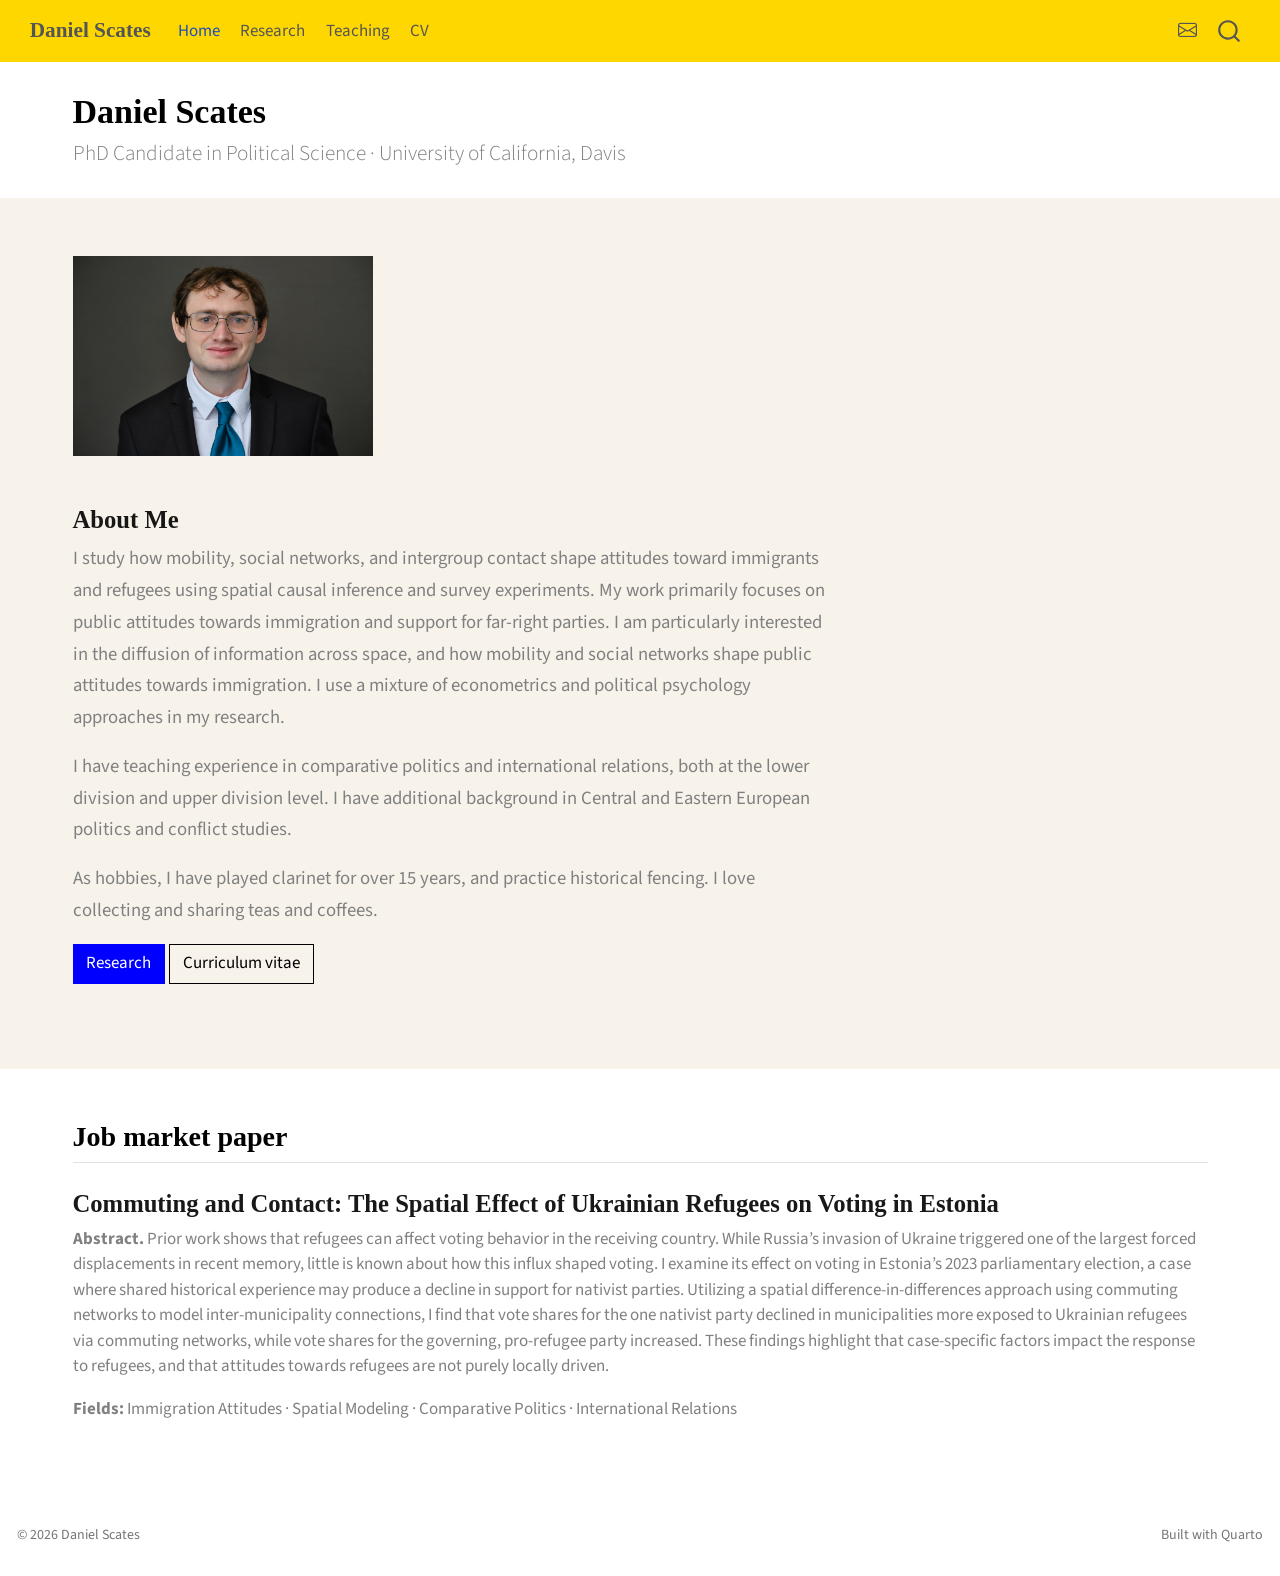
<file: docs/index.html>
<!DOCTYPE html>
<html xmlns="http://www.w3.org/1999/xhtml" lang="en" xml:lang="en"><head>

<meta charset="utf-8">
<meta name="generator" content="quarto-1.10.18">

<meta name="viewport" content="width=device-width, initial-scale=1.0, user-scalable=yes">


<title>Daniel Scates</title>
<style>
/* Default styles provided by pandoc.
** See https://pandoc.org/MANUAL.html#variables-for-html for config info.
*/
span.smallcaps{font-variant: small-caps;}
div.columns{display: flex; gap: 1.5em;}
div.column{flex: auto;}
@media screen {
div.columns{gap: min(4vw, 1.5em);}
div.column{overflow-x: auto;}
}
div.hanging-indent{margin-left: 1.5em; text-indent: -1.5em;}
ul.task-list{list-style: none;}
ul.task-list li input[type="checkbox"] {
  width: 0.8em;
  margin: 0 0.8em 0.2em -1em; /* quarto-specific, see https://github.com/quarto-dev/quarto-cli/issues/4556 */ 
  vertical-align: middle;
}
</style>


<script src="site_libs/quarto-nav/quarto-nav.js"></script>
<script src="site_libs/quarto-nav/headroom.min.js"></script>
<script src="site_libs/clipboard/clipboard.min.js"></script>
<script src="site_libs/quarto-search/autocomplete.umd.js"></script>
<script src="site_libs/quarto-search/fuse.min.js"></script>
<script src="site_libs/quarto-search/quarto-search.js"></script>
<meta name="quarto:offset" content="./">
<script src="site_libs/quarto-html/quarto.js" type="module"></script>
<script src="site_libs/quarto-html/tabsets/tabsets.js" type="module"></script>
<script src="site_libs/quarto-html/popper.min.js"></script>
<script src="site_libs/quarto-html/tippy.umd.min.js"></script>
<script src="site_libs/quarto-html/anchor.min.js"></script>
<link href="site_libs/quarto-html/tippy.css" rel="stylesheet">
<link href="site_libs/quarto-html/quarto-syntax-highlighting-64a204ab8560d761af7679ceaba22944.css" rel="stylesheet" id="quarto-text-highlighting-styles">
<script src="site_libs/bootstrap/bootstrap.min.js"></script>
<link href="site_libs/bootstrap/bootstrap-icons.css" rel="stylesheet">
<link href="site_libs/bootstrap/bootstrap-172ba59bd5e0b52282274ba0c0cc16fc.min.css" rel="stylesheet" append-hash="true" id="quarto-bootstrap" data-mode="light">
<script id="quarto-search-options" type="application/json">{
  "location": "navbar",
  "copy-button": false,
  "collapse-after": 3,
  "panel-placement": "end",
  "type": "overlay",
  "limit": 50,
  "keyboard-shortcut": [
    "f",
    "/",
    "s"
  ],
  "show-item-context": false,
  "language": {
    "search-no-results-text": "No results",
    "search-matching-documents-text": "matching documents",
    "search-copy-link-title": "Copy link to search",
    "search-hide-matches-text": "Hide additional matches",
    "search-more-match-text": "more match in this document",
    "search-more-matches-text": "more matches in this document",
    "search-clear-button-title": "Clear",
    "search-text-placeholder": "",
    "search-detached-cancel-button-title": "Cancel",
    "search-submit-button-title": "Submit",
    "search-label": "Search"
  }
}</script>
<style>html{ scroll-behavior: smooth; }</style>


<link rel="stylesheet" href="styles.css">
</head>

<body class="nav-fixed quarto-light">

<div id="quarto-search-results"></div>
  <header id="quarto-header" class="headroom fixed-top">
    <nav class="navbar navbar-expand-lg " data-bs-theme="dark">
      <div class="navbar-container container-fluid">
      <div class="navbar-brand-container mx-auto">
    <a class="navbar-brand" href="./index.html">
    <span class="navbar-title">Daniel Scates</span>
    </a>
  </div>
            <div id="quarto-search" class="" title="Search"></div>
          <button class="navbar-toggler" type="button" data-bs-toggle="collapse" data-bs-target="#navbarCollapse" aria-controls="navbarCollapse" role="menu" aria-expanded="false" aria-label="Toggle navigation" onclick="if (window.quartoToggleHeadroom) { window.quartoToggleHeadroom(); }">
  <span class="navbar-toggler-icon"></span>
</button>
          <div class="collapse navbar-collapse" id="navbarCollapse">
            <ul class="navbar-nav navbar-nav-scroll me-auto">
  <li class="nav-item">
    <a class="nav-link active" href="./index.html" aria-current="page"> 
<span class="menu-text">Home</span></a>
  </li>  
  <li class="nav-item">
    <a class="nav-link" href="./research.html"> 
<span class="menu-text">Research</span></a>
  </li>  
  <li class="nav-item">
    <a class="nav-link" href="./teaching.html"> 
<span class="menu-text">Teaching</span></a>
  </li>  
  <li class="nav-item">
    <a class="nav-link" href="./cv.html"> 
<span class="menu-text">CV</span></a>
  </li>  
</ul>
            <ul class="navbar-nav navbar-nav-scroll ms-auto">
  <li class="nav-item compact">
    <a class="nav-link" href="mailto:dmscates@ucdavis.edu"> <i class="bi bi-envelope" role="img" aria-label="Email Daniel Scates">
</i> 
<span class="menu-text"></span></a>
  </li>  
</ul>
          </div> <!-- /navcollapse -->
            <div class="quarto-navbar-tools">
</div>
      </div> <!-- /container-fluid -->
    </nav>
</header>
<!-- content -->
<div id="quarto-content" class="quarto-container page-columns page-rows-contents page-layout-full page-navbar">
<!-- sidebar -->
<!-- margin-sidebar -->
    
<!-- main -->
<main class="content column-page" id="quarto-document-content">

<header id="title-block-header" class="quarto-title-block default">
<div class="quarto-title">
<h1 class="title">Daniel Scates</h1>
<p class="subtitle lead">PhD Candidate in Political Science · University of California, Davis</p>
</div>



<div class="quarto-title-meta column-page">

    
  
    
  </div>
  


</header>


<div class="hero-candidate">
<div class="candidate-mark">
<p><img src="Scates_headshot.jpg" class="img-fluid"></p>
</div>
<section id="about-me" class="level3 candidate-intro">
<h3 class="anchored" data-anchor-id="about-me">About Me</h3>
<p>I study how mobility, social networks, and intergroup contact shape attitudes toward immigrants and refugees using spatial causal inference and survey experiments. My work primarily focuses on public attitudes towards immigration and support for far-right parties. I am particularly interested in the diffusion of information across space, and how mobility and social networks shape public attitudes towards immigration. I use a mixture of econometrics and political psychology approaches in my research.</p>
<p>I have teaching experience in comparative politics and international relations, both at the lower division and upper division level. I have additional background in Central and Eastern European politics and conflict studies.</p>
<p>As hobbies, I have played clarinet for over 15 years, and practice historical fencing. I love collecting and sharing teas and coffees.</p>
<p><a href="./research.html" class="btn btn-primary">Research</a> <a href="./cv.html" class="btn btn-outline-primary">Curriculum vitae</a></p>
</section>
</div>
<section id="job-market-paper" class="level2">
<h2 class="anchored" data-anchor-id="job-market-paper">Job market paper</h2>
<section id="commuting-and-contact-the-spatial-effect-of-ukrainian-refugees-on-voting-in-estonia" class="level3">
<h3 class="anchored" data-anchor-id="commuting-and-contact-the-spatial-effect-of-ukrainian-refugees-on-voting-in-estonia">Commuting and Contact: The Spatial Effect of Ukrainian Refugees on Voting in Estonia</h3>
<p><strong>Abstract.</strong> Prior work shows that refugees can affect voting behavior in the receiving country. While Russia’s invasion of Ukraine triggered one of the largest forced displacements in recent memory, little is known about how this influx shaped voting. I examine its effect on voting in Estonia’s 2023 parliamentary election, a case where shared historical experience may produce a decline in support for nativist parties. Utilizing a spatial difference-in-differences approach using commuting networks to model inter-municipality connections, I find that vote shares for the one nativist party declined in municipalities more exposed to Ukrainian refugees via commuting networks, while vote shares for the governing, pro-refugee party increased. These findings highlight that case-specific factors impact the response to refugees, and that attitudes towards refugees are not purely locally driven.</p>
<p><strong>Fields:</strong> Immigration Attitudes · Spatial Modeling · Comparative Politics · International Relations</p>


</section>
</section>

</main> <!-- /main -->
<script id="quarto-html-after-body" type="application/javascript">
  window.document.addEventListener("DOMContentLoaded", function (event) {
    const icon = "";
    const anchorJS = new window.AnchorJS();
    anchorJS.options = {
      placement: 'right',
      icon: icon
    };
    anchorJS.add('.anchored');
    const isCodeAnnotation = (el) => {
      for (const clz of el.classList) {
        if (clz.startsWith('code-annotation-')) {                     
          return true;
        }
      }
      return false;
    }
    const onCopySuccess = function(e) {
      // button target
      const button = e.trigger;
      // don't keep focus
      button.blur();
      // flash "checked"
      button.classList.add('code-copy-button-checked');
      var currentTitle = button.getAttribute("title");
      button.setAttribute("title", "Copied!");
      let tooltip;
      if (window.bootstrap) {
        button.setAttribute("data-bs-toggle", "tooltip");
        button.setAttribute("data-bs-placement", "left");
        button.setAttribute("data-bs-title", "Copied!");
        tooltip = new bootstrap.Tooltip(button, 
          { trigger: "manual", 
            customClass: "code-copy-button-tooltip",
            offset: [0, -8]});
        tooltip.show();    
      }
      setTimeout(function() {
        if (tooltip) {
          tooltip.hide();
          button.removeAttribute("data-bs-title");
          button.removeAttribute("data-bs-toggle");
          button.removeAttribute("data-bs-placement");
        }
        button.setAttribute("title", currentTitle);
        button.classList.remove('code-copy-button-checked');
      }, 1000);
      // clear code selection
      e.clearSelection();
    }
    const getTextToCopy = function(trigger) {
      const outerScaffold = trigger.parentElement.cloneNode(true);
      const codeEl = outerScaffold.querySelector('code');
      for (const childEl of codeEl.children) {
        if (isCodeAnnotation(childEl)) {
          childEl.remove();
        }
      }
      return codeEl.innerText;
    }
    const clipboard = new window.ClipboardJS('.code-copy-button:not([data-in-quarto-modal])', {
      text: getTextToCopy
    });
    clipboard.on('success', onCopySuccess);
    if (window.document.getElementById('quarto-embedded-source-code-modal')) {
      const clipboardModal = new window.ClipboardJS('.code-copy-button[data-in-quarto-modal]', {
        text: getTextToCopy,
        container: window.document.getElementById('quarto-embedded-source-code-modal')
      });
      clipboardModal.on('success', onCopySuccess);
    }
      var localhostRegex = new RegExp(/^(?:http|https):\/\/localhost\:?[0-9]*\//);
      var mailtoRegex = new RegExp(/^mailto:/);
        var filterRegex = new RegExp('/' + window.location.host + '/');
      var isInternal = (href) => {
          return filterRegex.test(href) || localhostRegex.test(href) || mailtoRegex.test(href);
      }
      // Inspect non-navigation links and adorn them if external
     var links = window.document.querySelectorAll('a[href]:not(.nav-link):not(.navbar-brand):not(.toc-action):not(.sidebar-link):not(.sidebar-item-toggle):not(.pagination-link):not(.no-external):not([aria-hidden]):not(.dropdown-item):not(.quarto-navigation-tool):not(.about-link)');
      for (var i=0; i<links.length; i++) {
        const link = links[i];
        if (!isInternal(link.href)) {
          // undo the damage that might have been done by quarto-nav.js in the case of
          // links that we want to consider external
          if (link.dataset.originalHref !== undefined) {
            link.href = link.dataset.originalHref;
          }
            // target, if specified
            link.setAttribute("target", "_blank");
            if (link.getAttribute("rel") === null) {
              link.setAttribute("rel", "noopener");
            }
        }
      }
    function tippyHover(el, contentFn, onTriggerFn, onUntriggerFn) {
      const config = {
        allowHTML: true,
        maxWidth: 500,
        delay: 100,
        arrow: false,
        appendTo: function(el) {
            return el.parentElement;
        },
        interactive: true,
        interactiveBorder: 10,
        theme: 'quarto',
        placement: 'bottom-start',
      };
      if (contentFn) {
        config.content = contentFn;
      }
      if (onTriggerFn) {
        config.onTrigger = onTriggerFn;
      }
      if (onUntriggerFn) {
        config.onUntrigger = onUntriggerFn;
      }
      window.tippy(el, config); 
    }
    const noterefs = window.document.querySelectorAll('a[role="doc-noteref"]');
    for (var i=0; i<noterefs.length; i++) {
      const ref = noterefs[i];
      tippyHover(ref, function() {
        // use id or data attribute instead here
        let href = ref.getAttribute('data-footnote-href') || ref.getAttribute('href');
        try { href = new URL(href).hash; } catch {}
        const id = href.replace(/^#\/?/, "");
        const note = window.document.getElementById(id);
        if (note) {
          return note.innerHTML;
        } else {
          return "";
        }
      });
    }
    const xrefs = window.document.querySelectorAll('a.quarto-xref');
    const processXRef = (id, note) => {
      // Strip column container classes
      const stripColumnClz = (el) => {
        el.classList.remove("page-full", "page-columns");
        if (el.children) {
          for (const child of el.children) {
            stripColumnClz(child);
          }
        }
      }
      stripColumnClz(note)
      if (id === null || id.startsWith('sec-')) {
        // Special case sections, only their first couple elements
        const container = document.createElement("div");
        if (note.children && note.children.length > 2) {
          container.appendChild(note.children[0].cloneNode(true));
          for (let i = 1; i < note.children.length; i++) {
            const child = note.children[i];
            if (child.tagName === "P" && child.innerText === "") {
              continue;
            } else {
              container.appendChild(child.cloneNode(true));
              break;
            }
          }
          if (window.Quarto?.typesetMath) {
            window.Quarto.typesetMath(container);
          }
          return container.innerHTML
        } else {
          if (window.Quarto?.typesetMath) {
            window.Quarto.typesetMath(note);
          }
          return note.innerHTML;
        }
      } else {
        // Remove any anchor links if they are present
        const anchorLink = note.querySelector('a.anchorjs-link');
        if (anchorLink) {
          anchorLink.remove();
        }
        if (window.Quarto?.typesetMath) {
          window.Quarto.typesetMath(note);
        }
        if (note.classList.contains("callout")) {
          return note.outerHTML;
        } else {
          return note.innerHTML;
        }
      }
    }
    for (var i=0; i<xrefs.length; i++) {
      const xref = xrefs[i];
      tippyHover(xref, undefined, function(instance) {
        instance.disable();
        let url = xref.getAttribute('href');
        let hash = undefined; 
        if (url.startsWith('#')) {
          hash = url;
        } else {
          try { hash = new URL(url).hash; } catch {}
        }
        if (hash) {
          const id = hash.replace(/^#\/?/, "");
          const note = window.document.getElementById(id);
          if (note !== null) {
            try {
              const html = processXRef(id, note.cloneNode(true));
              instance.setContent(html);
            } finally {
              instance.enable();
              instance.show();
            }
          } else {
            // See if we can fetch this
            fetch(url.split('#')[0])
            .then(res => res.text())
            .then(html => {
              const parser = new DOMParser();
              const htmlDoc = parser.parseFromString(html, "text/html");
              const note = htmlDoc.getElementById(id);
              if (note !== null) {
                const html = processXRef(id, note);
                instance.setContent(html);
              } 
            }).finally(() => {
              instance.enable();
              instance.show();
            });
          }
        } else {
          // See if we can fetch a full url (with no hash to target)
          // This is a special case and we should probably do some content thinning / targeting
          fetch(url)
          .then(res => res.text())
          .then(html => {
            const parser = new DOMParser();
            const htmlDoc = parser.parseFromString(html, "text/html");
            const note = htmlDoc.querySelector('main.content');
            if (note !== null) {
              // This should only happen for chapter cross references
              // (since there is no id in the URL)
              // remove the first header
              if (note.children.length > 0 && note.children[0].tagName === "HEADER") {
                note.children[0].remove();
              }
              const html = processXRef(null, note);
              instance.setContent(html);
            } 
          }).finally(() => {
            instance.enable();
            instance.show();
          });
        }
      }, function(instance) {
      });
    }
        let selectedAnnoteEl;
        const selectorForAnnotation = ( cell, annotation) => {
          let cellAttr = 'data-code-cell="' + cell + '"';
          let lineAttr = 'data-code-annotation="' +  annotation + '"';
          const selector = 'span[' + cellAttr + '][' + lineAttr + ']';
          return selector;
        }
        const selectCodeLines = (annoteEl) => {
          const doc = window.document;
          const targetCell = annoteEl.getAttribute("data-target-cell");
          const targetAnnotation = annoteEl.getAttribute("data-target-annotation");
          const annoteSpan = window.document.querySelector(selectorForAnnotation(targetCell, targetAnnotation));
          const lines = annoteSpan.getAttribute("data-code-lines").split(",");
          const lineIds = lines.map((line) => {
            return targetCell + "-" + line;
          })
          let top = null;
          let height = null;
          let parent = null;
          if (lineIds.length > 0) {
              //compute the position of the single el (top and bottom and make a div)
              const el = window.document.getElementById(lineIds[0]);
              top = el.offsetTop;
              height = el.offsetHeight;
              parent = el.parentElement.parentElement;
            if (lineIds.length > 1) {
              const lastEl = window.document.getElementById(lineIds[lineIds.length - 1]);
              const bottom = lastEl.offsetTop + lastEl.offsetHeight;
              height = bottom - top;
            }
            if (top !== null && height !== null && parent !== null) {
              // cook up a div (if necessary) and position it 
              let div = window.document.getElementById("code-annotation-line-highlight");
              if (div === null) {
                div = window.document.createElement("div");
                div.setAttribute("id", "code-annotation-line-highlight");
                div.style.position = 'absolute';
                parent.appendChild(div);
              }
              div.style.top = top - 2 + "px";
              div.style.height = height + 4 + "px";
              div.style.left = 0;
              let gutterDiv = window.document.getElementById("code-annotation-line-highlight-gutter");
              if (gutterDiv === null) {
                gutterDiv = window.document.createElement("div");
                gutterDiv.setAttribute("id", "code-annotation-line-highlight-gutter");
                gutterDiv.style.position = 'absolute';
                const codeCell = window.document.getElementById(targetCell);
                const gutter = codeCell.querySelector('.code-annotation-gutter');
                gutter.appendChild(gutterDiv);
              }
              gutterDiv.style.top = top - 2 + "px";
              gutterDiv.style.height = height + 4 + "px";
            }
            selectedAnnoteEl = annoteEl;
          }
        };
        const unselectCodeLines = () => {
          const elementsIds = ["code-annotation-line-highlight", "code-annotation-line-highlight-gutter"];
          elementsIds.forEach((elId) => {
            const div = window.document.getElementById(elId);
            if (div) {
              div.remove();
            }
          });
          selectedAnnoteEl = undefined;
        };
          // Handle positioning of the toggle
      window.addEventListener(
        "resize",
        throttle(() => {
          elRect = undefined;
          if (selectedAnnoteEl) {
            selectCodeLines(selectedAnnoteEl);
          }
        }, 10)
      );
      function throttle(fn, ms) {
      let throttle = false;
      let timer;
        return (...args) => {
          if(!throttle) { // first call gets through
              fn.apply(this, args);
              throttle = true;
          } else { // all the others get throttled
              if(timer) clearTimeout(timer); // cancel #2
              timer = setTimeout(() => {
                fn.apply(this, args);
                timer = throttle = false;
              }, ms);
          }
        };
      }
        // Attach click handler to the DT
        const annoteDls = window.document.querySelectorAll('dt[data-target-cell]');
        for (const annoteDlNode of annoteDls) {
          annoteDlNode.addEventListener('click', (event) => {
            const clickedEl = event.target;
            if (clickedEl !== selectedAnnoteEl) {
              unselectCodeLines();
              const activeEl = window.document.querySelector('dt[data-target-cell].code-annotation-active');
              if (activeEl) {
                activeEl.classList.remove('code-annotation-active');
              }
              selectCodeLines(clickedEl);
              clickedEl.classList.add('code-annotation-active');
            } else {
              // Unselect the line
              unselectCodeLines();
              clickedEl.classList.remove('code-annotation-active');
            }
          });
        }
    const findCites = (el) => {
      const parentEl = el.parentElement;
      if (parentEl) {
        const cites = parentEl.dataset.cites;
        if (cites) {
          return {
            el,
            cites: cites.split(' ')
          };
        } else {
          return findCites(el.parentElement)
        }
      } else {
        return undefined;
      }
    };
    var bibliorefs = window.document.querySelectorAll('a[role="doc-biblioref"]');
    for (var i=0; i<bibliorefs.length; i++) {
      const ref = bibliorefs[i];
      const citeInfo = findCites(ref);
      if (citeInfo) {
        tippyHover(citeInfo.el, function() {
          var popup = window.document.createElement('div');
          citeInfo.cites.forEach(function(cite) {
            var citeDiv = window.document.createElement('div');
            citeDiv.classList.add('hanging-indent');
            citeDiv.classList.add('csl-entry');
            var biblioDiv = window.document.getElementById('ref-' + cite);
            if (biblioDiv) {
              citeDiv.innerHTML = biblioDiv.innerHTML;
            }
            popup.appendChild(citeDiv);
          });
          return popup.innerHTML;
        });
      }
    }
  });
  </script>
</div> <!-- /content -->
<footer class="footer">
  <div class="nav-footer">
    <div class="nav-footer-left">
<p>© 2026 Daniel Scates</p>
</div>   
    <div class="nav-footer-center">
      &nbsp;
    </div>
    <div class="nav-footer-right">
<p>Built with Quarto</p>
</div>
  </div>
</footer>




<script src="site_libs/quarto-html/zenscroll-min.js"></script>
</body></html>
</file>
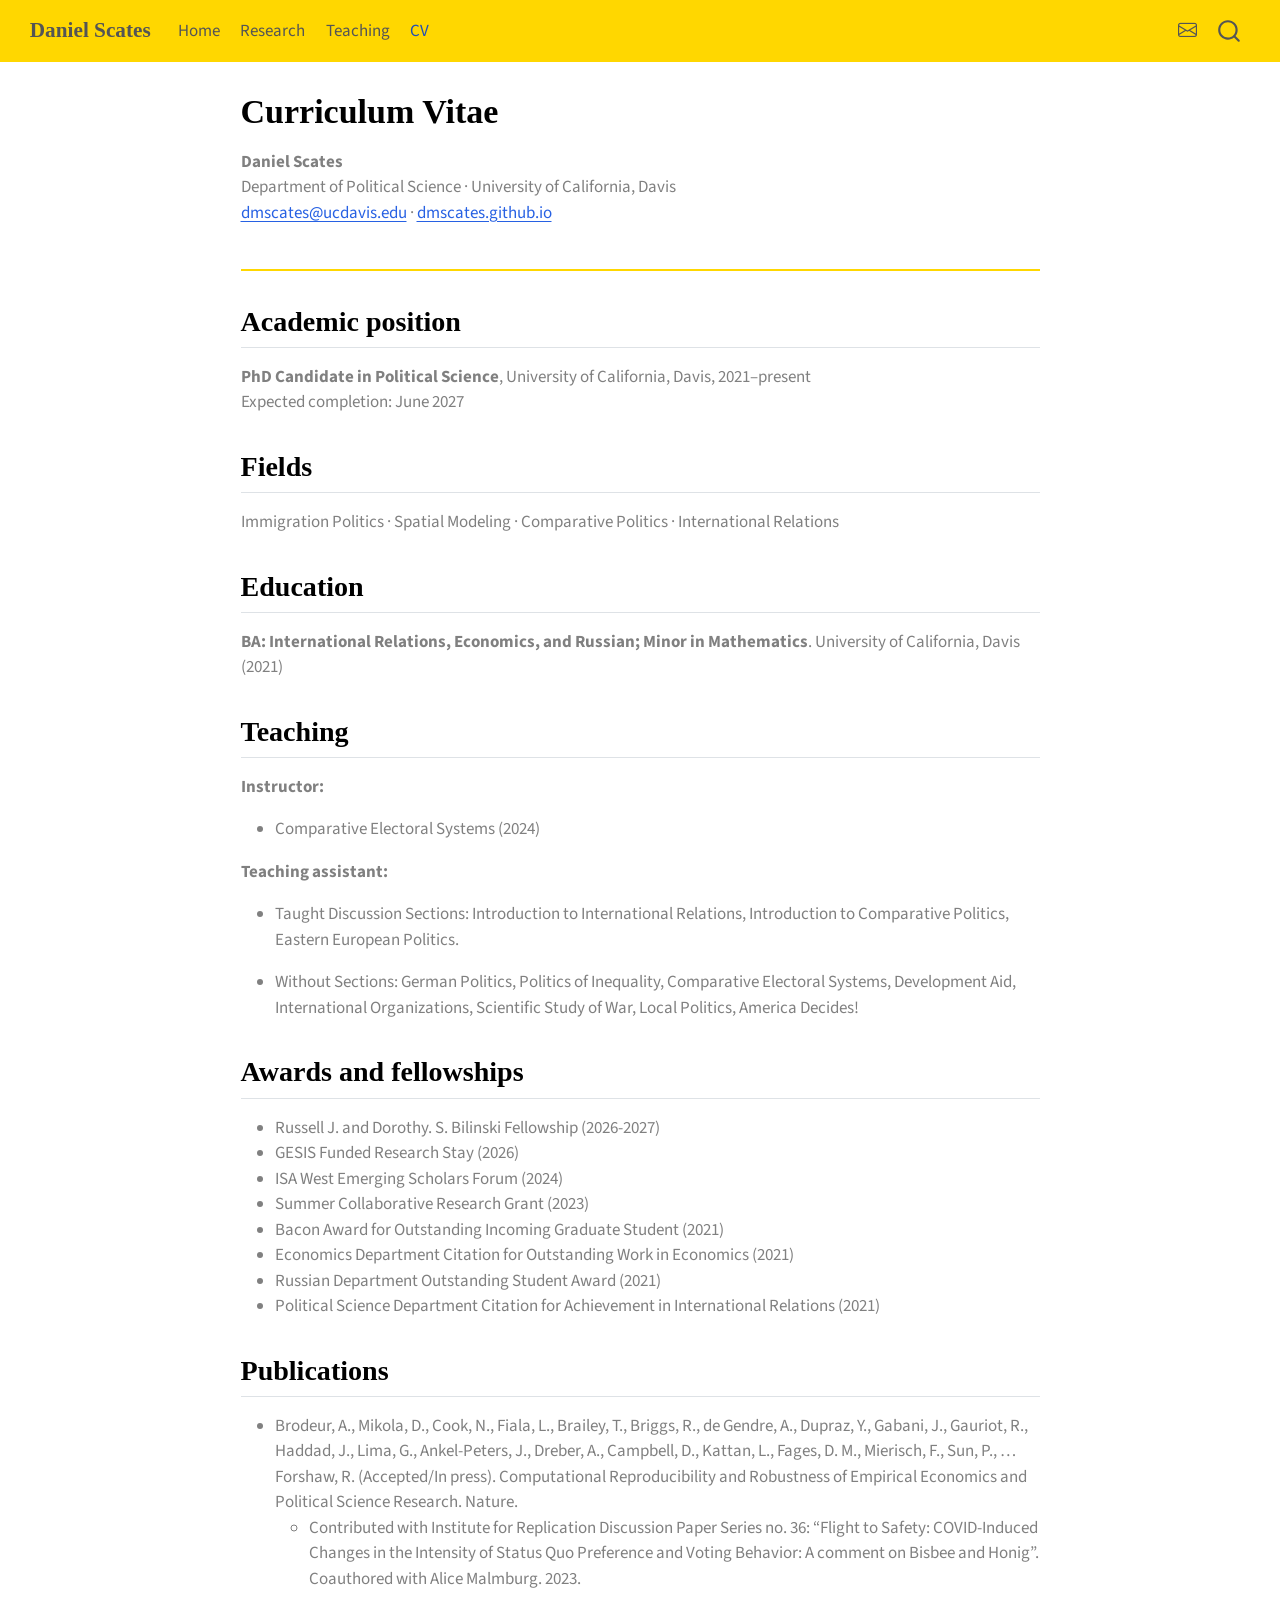
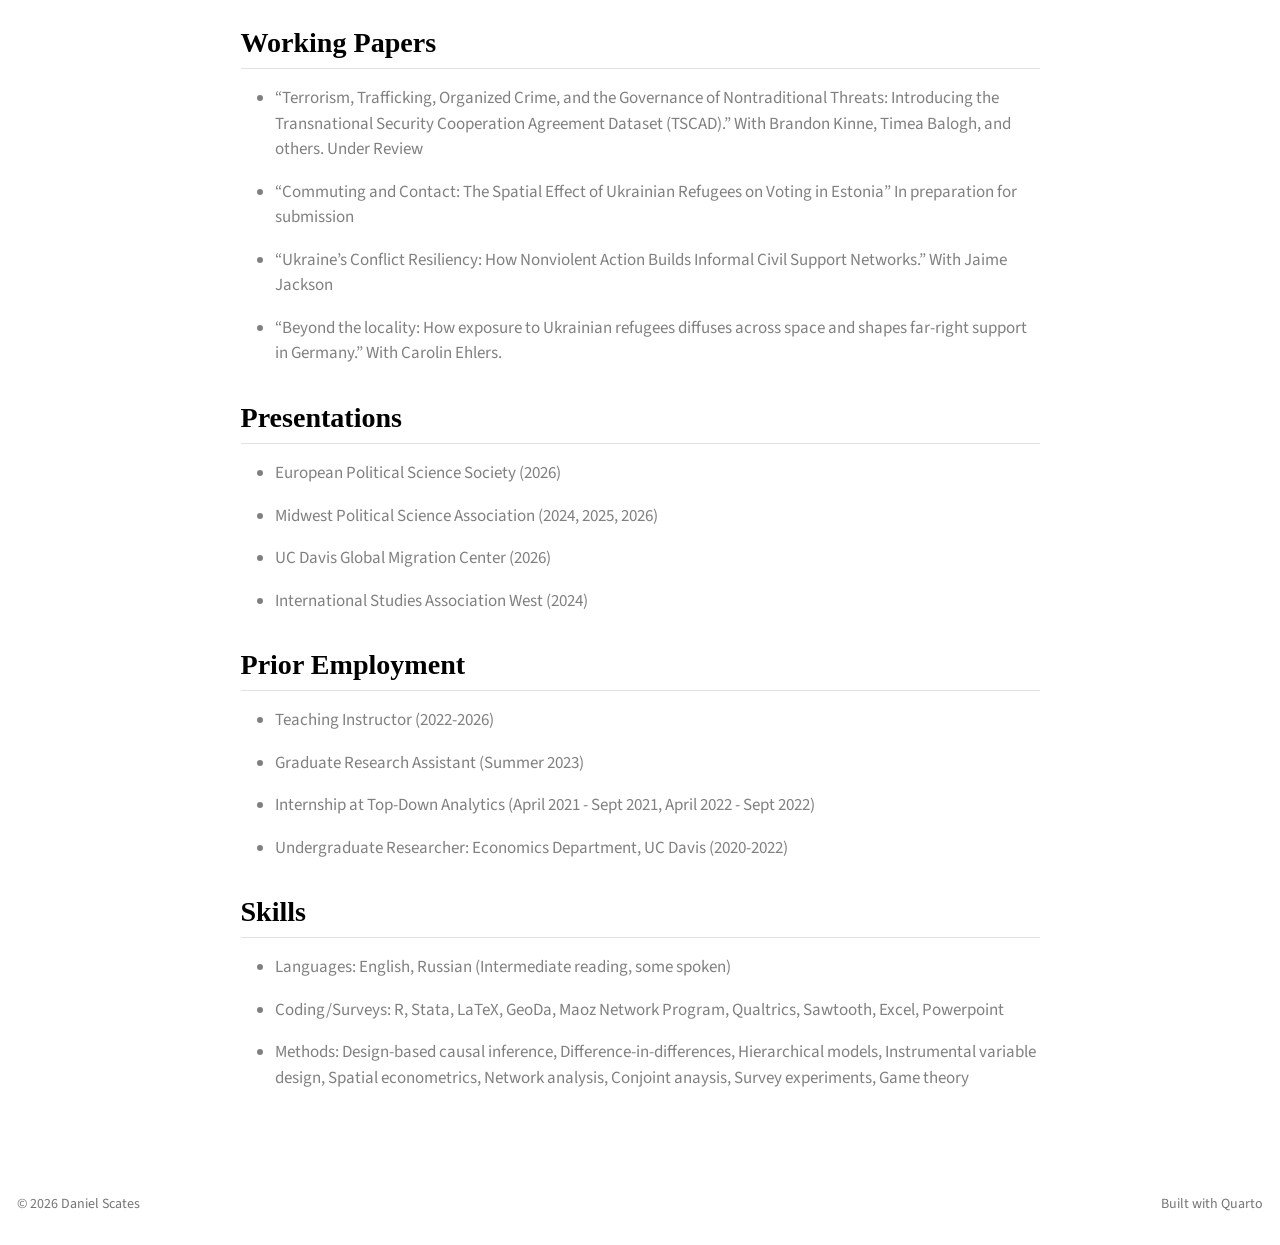
<file: docs/cv.html>
<!DOCTYPE html>
<html xmlns="http://www.w3.org/1999/xhtml" lang="en" xml:lang="en"><head>

<meta charset="utf-8">
<meta name="generator" content="quarto-1.10.18">

<meta name="viewport" content="width=device-width, initial-scale=1.0, user-scalable=yes">


<title>Curriculum Vitae – Daniel Scates</title>
<style>
/* Default styles provided by pandoc.
** See https://pandoc.org/MANUAL.html#variables-for-html for config info.
*/
span.smallcaps{font-variant: small-caps;}
div.columns{display: flex; gap: 1.5em;}
div.column{flex: auto;}
@media screen {
div.columns{gap: min(4vw, 1.5em);}
div.column{overflow-x: auto;}
}
div.hanging-indent{margin-left: 1.5em; text-indent: -1.5em;}
ul.task-list{list-style: none;}
ul.task-list li input[type="checkbox"] {
  width: 0.8em;
  margin: 0 0.8em 0.2em -1em; /* quarto-specific, see https://github.com/quarto-dev/quarto-cli/issues/4556 */ 
  vertical-align: middle;
}
</style>


<script src="site_libs/quarto-nav/quarto-nav.js"></script>
<script src="site_libs/quarto-nav/headroom.min.js"></script>
<script src="site_libs/clipboard/clipboard.min.js"></script>
<script src="site_libs/quarto-search/autocomplete.umd.js"></script>
<script src="site_libs/quarto-search/fuse.min.js"></script>
<script src="site_libs/quarto-search/quarto-search.js"></script>
<meta name="quarto:offset" content="./">
<script src="site_libs/quarto-html/quarto.js" type="module"></script>
<script src="site_libs/quarto-html/tabsets/tabsets.js" type="module"></script>
<script src="site_libs/quarto-html/popper.min.js"></script>
<script src="site_libs/quarto-html/tippy.umd.min.js"></script>
<script src="site_libs/quarto-html/anchor.min.js"></script>
<link href="site_libs/quarto-html/tippy.css" rel="stylesheet">
<link href="site_libs/quarto-html/quarto-syntax-highlighting-64a204ab8560d761af7679ceaba22944.css" rel="stylesheet" id="quarto-text-highlighting-styles">
<script src="site_libs/bootstrap/bootstrap.min.js"></script>
<link href="site_libs/bootstrap/bootstrap-icons.css" rel="stylesheet">
<link href="site_libs/bootstrap/bootstrap-172ba59bd5e0b52282274ba0c0cc16fc.min.css" rel="stylesheet" append-hash="true" id="quarto-bootstrap" data-mode="light">
<script id="quarto-search-options" type="application/json">{
  "location": "navbar",
  "copy-button": false,
  "collapse-after": 3,
  "panel-placement": "end",
  "type": "overlay",
  "limit": 50,
  "keyboard-shortcut": [
    "f",
    "/",
    "s"
  ],
  "show-item-context": false,
  "language": {
    "search-no-results-text": "No results",
    "search-matching-documents-text": "matching documents",
    "search-copy-link-title": "Copy link to search",
    "search-hide-matches-text": "Hide additional matches",
    "search-more-match-text": "more match in this document",
    "search-more-matches-text": "more matches in this document",
    "search-clear-button-title": "Clear",
    "search-text-placeholder": "",
    "search-detached-cancel-button-title": "Cancel",
    "search-submit-button-title": "Submit",
    "search-label": "Search"
  }
}</script>
<style>html{ scroll-behavior: smooth; }</style>


<link rel="stylesheet" href="styles.css">
</head>

<body class="nav-fixed fullcontent quarto-light">

<div id="quarto-search-results"></div>
  <header id="quarto-header" class="headroom fixed-top">
    <nav class="navbar navbar-expand-lg " data-bs-theme="dark">
      <div class="navbar-container container-fluid">
      <div class="navbar-brand-container mx-auto">
    <a class="navbar-brand" href="./index.html">
    <span class="navbar-title">Daniel Scates</span>
    </a>
  </div>
            <div id="quarto-search" class="" title="Search"></div>
          <button class="navbar-toggler" type="button" data-bs-toggle="collapse" data-bs-target="#navbarCollapse" aria-controls="navbarCollapse" role="menu" aria-expanded="false" aria-label="Toggle navigation" onclick="if (window.quartoToggleHeadroom) { window.quartoToggleHeadroom(); }">
  <span class="navbar-toggler-icon"></span>
</button>
          <div class="collapse navbar-collapse" id="navbarCollapse">
            <ul class="navbar-nav navbar-nav-scroll me-auto">
  <li class="nav-item">
    <a class="nav-link" href="./index.html"> 
<span class="menu-text">Home</span></a>
  </li>  
  <li class="nav-item">
    <a class="nav-link" href="./research.html"> 
<span class="menu-text">Research</span></a>
  </li>  
  <li class="nav-item">
    <a class="nav-link" href="./teaching.html"> 
<span class="menu-text">Teaching</span></a>
  </li>  
  <li class="nav-item">
    <a class="nav-link active" href="./cv.html" aria-current="page"> 
<span class="menu-text">CV</span></a>
  </li>  
</ul>
            <ul class="navbar-nav navbar-nav-scroll ms-auto">
  <li class="nav-item compact">
    <a class="nav-link" href="mailto:dmscates@ucdavis.edu"> <i class="bi bi-envelope" role="img" aria-label="Email Daniel Scates">
</i> 
<span class="menu-text"></span></a>
  </li>  
</ul>
          </div> <!-- /navcollapse -->
            <div class="quarto-navbar-tools">
</div>
      </div> <!-- /container-fluid -->
    </nav>
</header>
<!-- content -->
<div id="quarto-content" class="quarto-container page-columns page-rows-contents page-layout-article page-navbar">
<!-- sidebar -->
<!-- margin-sidebar -->
    
<!-- main -->
<main class="content" id="quarto-document-content">

<header id="title-block-header" class="quarto-title-block default">
<div class="quarto-title">
<h1 class="title">Curriculum Vitae</h1>
</div>



<div class="quarto-title-meta">

    
  
    
  </div>
  


</header>


<div class="cv-head">
<p><strong>Daniel Scates</strong><br>
Department of Political Science · University of California, Davis<br>
<a href="mailto:dmscates@ucdavis.edu">dmscates@ucdavis.edu</a> · <a href="https://dmscates.github.io">dmscates.github.io</a></p>
</div>
<section id="academic-position" class="level2">
<h2 class="anchored" data-anchor-id="academic-position">Academic position</h2>
<p><strong>PhD Candidate in Political Science</strong>, University of California, Davis, 2021–present<br>
Expected completion: June 2027</p>
</section>
<section id="fields" class="level2">
<h2 class="anchored" data-anchor-id="fields">Fields</h2>
<p>Immigration Politics · Spatial Modeling · Comparative Politics · International Relations</p>
</section>
<section id="education" class="level2">
<h2 class="anchored" data-anchor-id="education">Education</h2>
<p><strong>BA: International Relations, Economics, and Russian; Minor in Mathematics</strong>. University of California, Davis (2021)</p>
</section>
<section id="teaching" class="level2">
<h2 class="anchored" data-anchor-id="teaching">Teaching</h2>
<p><strong>Instructor:</strong></p>
<ul>
<li>Comparative Electoral Systems (2024)</li>
</ul>
<p><strong>Teaching assistant:</strong></p>
<ul>
<li><p>Taught Discussion Sections: Introduction to International Relations, Introduction to Comparative Politics, Eastern European Politics.</p></li>
<li><p>Without Sections: German Politics, Politics of Inequality, Comparative Electoral Systems, Development Aid, International Organizations, Scientific Study of War, Local Politics, America Decides!</p></li>
</ul>
</section>
<section id="awards-and-fellowships" class="level2">
<h2 class="anchored" data-anchor-id="awards-and-fellowships">Awards and fellowships</h2>
<ul>
<li>Russell J. and Dorothy. S. Bilinski Fellowship (2026-2027)</li>
<li>GESIS Funded Research Stay (2026)</li>
<li>ISA West Emerging Scholars Forum (2024)</li>
<li>Summer Collaborative Research Grant (2023)</li>
<li>Bacon Award for Outstanding Incoming Graduate Student (2021)</li>
<li>Economics Department Citation for Outstanding Work in Economics (2021)</li>
<li>Russian Department Outstanding Student Award (2021)</li>
<li>Political Science Department Citation for Achievement in International Relations (2021)</li>
</ul>
</section>
<section id="publications" class="level2">
<h2 class="anchored" data-anchor-id="publications">Publications</h2>
<ul>
<li>Brodeur, A., Mikola, D., Cook, N., Fiala, L., Brailey, T., Briggs, R., de Gendre, A., Dupraz, Y., Gabani, J., Gauriot, R., Haddad, J., Lima, G., Ankel-Peters, J., Dreber, A., Campbell, D., Kattan, L., Fages, D. M., Mierisch, F., Sun, P., … Forshaw, R. (Accepted/In press). Computational Reproducibility and Robustness of Empirical Economics and Political Science Research. Nature.
<ul>
<li>Contributed with Institute for Replication Discussion Paper Series no. 36: “Flight to Safety: COVID-Induced Changes in the Intensity of Status Quo Preference and Voting Behavior: A comment on Bisbee and Honig”. Coauthored with Alice Malmburg. 2023.</li>
</ul></li>
</ul>
</section>
<section id="working-papers" class="level2">
<h2 class="anchored" data-anchor-id="working-papers">Working Papers</h2>
<ul>
<li><p>“Terrorism, Trafficking, Organized Crime, and the Governance of Nontraditional Threats: Introducing the Transnational Security Cooperation Agreement Dataset (TSCAD).” With Brandon Kinne, Timea Balogh, and others. Under Review</p></li>
<li><p>“Commuting and Contact: The Spatial Effect of Ukrainian Refugees on Voting in Estonia” In preparation for submission</p></li>
<li><p>“Ukraine’s Conflict Resiliency: How Nonviolent Action Builds Informal Civil Support Networks.” With Jaime Jackson</p></li>
<li><p>“Beyond the locality: How exposure to Ukrainian refugees diffuses across space and shapes far-right support in Germany.” With Carolin Ehlers.</p></li>
</ul>
</section>
<section id="presentations" class="level2">
<h2 class="anchored" data-anchor-id="presentations">Presentations</h2>
<ul>
<li><p>European Political Science Society (2026)</p></li>
<li><p>Midwest Political Science Association (2024, 2025, 2026)</p></li>
<li><p>UC Davis Global Migration Center (2026)</p></li>
<li><p>International Studies Association West (2024)</p></li>
</ul>
</section>
<section id="prior-employment" class="level2">
<h2 class="anchored" data-anchor-id="prior-employment">Prior Employment</h2>
<ul>
<li><p>Teaching Instructor (2022-2026)</p></li>
<li><p>Graduate Research Assistant (Summer 2023)</p></li>
<li><p>Internship at Top-Down Analytics (April 2021 - Sept 2021, April 2022 - Sept 2022)</p></li>
<li><p>Undergraduate Researcher: Economics Department, UC Davis (2020-2022)</p></li>
</ul>
</section>
<section id="skills" class="level2">
<h2 class="anchored" data-anchor-id="skills">Skills</h2>
<ul>
<li><p>Languages: English, Russian (Intermediate reading, some spoken)</p></li>
<li><p>Coding/Surveys: R, Stata, LaTeX, GeoDa, Maoz Network Program, Qualtrics, Sawtooth, Excel, Powerpoint</p></li>
<li><p>Methods: Design-based causal inference, Difference-in-differences, Hierarchical models, Instrumental variable design, Spatial econometrics, Network analysis, Conjoint anaysis, Survey experiments, Game theory</p></li>
</ul>
<!-- This is some hidden comment #References:[//]: # -  **Professor Jeannette Money** (Dissertation Chair) — University of California, Davis. One Shields Avenue, Davis, CA, 95616. jnmoney@ucdavis.edu. +1 (916) 952-2193.[//]: # - **Professor Emeritus Josephine Andrews** (Dissertation Committee) — University of California, Davis. One Shields Avenue, Davis, CA, 95616. jtandrews@ucdavis.edu. +1 (530) 601-0014.[//]: # -  **Assistant Professor Hanno Hilbig** (Dissertation Committee) — University of California, Davis. One Shields Avenue, Davis, CA, 95616. hhilbig@ucdavis.edu. +1 (510) 630-9982.-->


</section>

</main> <!-- /main -->
<script id="quarto-html-after-body" type="application/javascript">
  window.document.addEventListener("DOMContentLoaded", function (event) {
    const icon = "";
    const anchorJS = new window.AnchorJS();
    anchorJS.options = {
      placement: 'right',
      icon: icon
    };
    anchorJS.add('.anchored');
    const isCodeAnnotation = (el) => {
      for (const clz of el.classList) {
        if (clz.startsWith('code-annotation-')) {                     
          return true;
        }
      }
      return false;
    }
    const onCopySuccess = function(e) {
      // button target
      const button = e.trigger;
      // don't keep focus
      button.blur();
      // flash "checked"
      button.classList.add('code-copy-button-checked');
      var currentTitle = button.getAttribute("title");
      button.setAttribute("title", "Copied!");
      let tooltip;
      if (window.bootstrap) {
        button.setAttribute("data-bs-toggle", "tooltip");
        button.setAttribute("data-bs-placement", "left");
        button.setAttribute("data-bs-title", "Copied!");
        tooltip = new bootstrap.Tooltip(button, 
          { trigger: "manual", 
            customClass: "code-copy-button-tooltip",
            offset: [0, -8]});
        tooltip.show();    
      }
      setTimeout(function() {
        if (tooltip) {
          tooltip.hide();
          button.removeAttribute("data-bs-title");
          button.removeAttribute("data-bs-toggle");
          button.removeAttribute("data-bs-placement");
        }
        button.setAttribute("title", currentTitle);
        button.classList.remove('code-copy-button-checked');
      }, 1000);
      // clear code selection
      e.clearSelection();
    }
    const getTextToCopy = function(trigger) {
      const outerScaffold = trigger.parentElement.cloneNode(true);
      const codeEl = outerScaffold.querySelector('code');
      for (const childEl of codeEl.children) {
        if (isCodeAnnotation(childEl)) {
          childEl.remove();
        }
      }
      return codeEl.innerText;
    }
    const clipboard = new window.ClipboardJS('.code-copy-button:not([data-in-quarto-modal])', {
      text: getTextToCopy
    });
    clipboard.on('success', onCopySuccess);
    if (window.document.getElementById('quarto-embedded-source-code-modal')) {
      const clipboardModal = new window.ClipboardJS('.code-copy-button[data-in-quarto-modal]', {
        text: getTextToCopy,
        container: window.document.getElementById('quarto-embedded-source-code-modal')
      });
      clipboardModal.on('success', onCopySuccess);
    }
      var localhostRegex = new RegExp(/^(?:http|https):\/\/localhost\:?[0-9]*\//);
      var mailtoRegex = new RegExp(/^mailto:/);
        var filterRegex = new RegExp('/' + window.location.host + '/');
      var isInternal = (href) => {
          return filterRegex.test(href) || localhostRegex.test(href) || mailtoRegex.test(href);
      }
      // Inspect non-navigation links and adorn them if external
     var links = window.document.querySelectorAll('a[href]:not(.nav-link):not(.navbar-brand):not(.toc-action):not(.sidebar-link):not(.sidebar-item-toggle):not(.pagination-link):not(.no-external):not([aria-hidden]):not(.dropdown-item):not(.quarto-navigation-tool):not(.about-link)');
      for (var i=0; i<links.length; i++) {
        const link = links[i];
        if (!isInternal(link.href)) {
          // undo the damage that might have been done by quarto-nav.js in the case of
          // links that we want to consider external
          if (link.dataset.originalHref !== undefined) {
            link.href = link.dataset.originalHref;
          }
            // target, if specified
            link.setAttribute("target", "_blank");
            if (link.getAttribute("rel") === null) {
              link.setAttribute("rel", "noopener");
            }
        }
      }
    function tippyHover(el, contentFn, onTriggerFn, onUntriggerFn) {
      const config = {
        allowHTML: true,
        maxWidth: 500,
        delay: 100,
        arrow: false,
        appendTo: function(el) {
            return el.parentElement;
        },
        interactive: true,
        interactiveBorder: 10,
        theme: 'quarto',
        placement: 'bottom-start',
      };
      if (contentFn) {
        config.content = contentFn;
      }
      if (onTriggerFn) {
        config.onTrigger = onTriggerFn;
      }
      if (onUntriggerFn) {
        config.onUntrigger = onUntriggerFn;
      }
      window.tippy(el, config); 
    }
    const noterefs = window.document.querySelectorAll('a[role="doc-noteref"]');
    for (var i=0; i<noterefs.length; i++) {
      const ref = noterefs[i];
      tippyHover(ref, function() {
        // use id or data attribute instead here
        let href = ref.getAttribute('data-footnote-href') || ref.getAttribute('href');
        try { href = new URL(href).hash; } catch {}
        const id = href.replace(/^#\/?/, "");
        const note = window.document.getElementById(id);
        if (note) {
          return note.innerHTML;
        } else {
          return "";
        }
      });
    }
    const xrefs = window.document.querySelectorAll('a.quarto-xref');
    const processXRef = (id, note) => {
      // Strip column container classes
      const stripColumnClz = (el) => {
        el.classList.remove("page-full", "page-columns");
        if (el.children) {
          for (const child of el.children) {
            stripColumnClz(child);
          }
        }
      }
      stripColumnClz(note)
      if (id === null || id.startsWith('sec-')) {
        // Special case sections, only their first couple elements
        const container = document.createElement("div");
        if (note.children && note.children.length > 2) {
          container.appendChild(note.children[0].cloneNode(true));
          for (let i = 1; i < note.children.length; i++) {
            const child = note.children[i];
            if (child.tagName === "P" && child.innerText === "") {
              continue;
            } else {
              container.appendChild(child.cloneNode(true));
              break;
            }
          }
          if (window.Quarto?.typesetMath) {
            window.Quarto.typesetMath(container);
          }
          return container.innerHTML
        } else {
          if (window.Quarto?.typesetMath) {
            window.Quarto.typesetMath(note);
          }
          return note.innerHTML;
        }
      } else {
        // Remove any anchor links if they are present
        const anchorLink = note.querySelector('a.anchorjs-link');
        if (anchorLink) {
          anchorLink.remove();
        }
        if (window.Quarto?.typesetMath) {
          window.Quarto.typesetMath(note);
        }
        if (note.classList.contains("callout")) {
          return note.outerHTML;
        } else {
          return note.innerHTML;
        }
      }
    }
    for (var i=0; i<xrefs.length; i++) {
      const xref = xrefs[i];
      tippyHover(xref, undefined, function(instance) {
        instance.disable();
        let url = xref.getAttribute('href');
        let hash = undefined; 
        if (url.startsWith('#')) {
          hash = url;
        } else {
          try { hash = new URL(url).hash; } catch {}
        }
        if (hash) {
          const id = hash.replace(/^#\/?/, "");
          const note = window.document.getElementById(id);
          if (note !== null) {
            try {
              const html = processXRef(id, note.cloneNode(true));
              instance.setContent(html);
            } finally {
              instance.enable();
              instance.show();
            }
          } else {
            // See if we can fetch this
            fetch(url.split('#')[0])
            .then(res => res.text())
            .then(html => {
              const parser = new DOMParser();
              const htmlDoc = parser.parseFromString(html, "text/html");
              const note = htmlDoc.getElementById(id);
              if (note !== null) {
                const html = processXRef(id, note);
                instance.setContent(html);
              } 
            }).finally(() => {
              instance.enable();
              instance.show();
            });
          }
        } else {
          // See if we can fetch a full url (with no hash to target)
          // This is a special case and we should probably do some content thinning / targeting
          fetch(url)
          .then(res => res.text())
          .then(html => {
            const parser = new DOMParser();
            const htmlDoc = parser.parseFromString(html, "text/html");
            const note = htmlDoc.querySelector('main.content');
            if (note !== null) {
              // This should only happen for chapter cross references
              // (since there is no id in the URL)
              // remove the first header
              if (note.children.length > 0 && note.children[0].tagName === "HEADER") {
                note.children[0].remove();
              }
              const html = processXRef(null, note);
              instance.setContent(html);
            } 
          }).finally(() => {
            instance.enable();
            instance.show();
          });
        }
      }, function(instance) {
      });
    }
        let selectedAnnoteEl;
        const selectorForAnnotation = ( cell, annotation) => {
          let cellAttr = 'data-code-cell="' + cell + '"';
          let lineAttr = 'data-code-annotation="' +  annotation + '"';
          const selector = 'span[' + cellAttr + '][' + lineAttr + ']';
          return selector;
        }
        const selectCodeLines = (annoteEl) => {
          const doc = window.document;
          const targetCell = annoteEl.getAttribute("data-target-cell");
          const targetAnnotation = annoteEl.getAttribute("data-target-annotation");
          const annoteSpan = window.document.querySelector(selectorForAnnotation(targetCell, targetAnnotation));
          const lines = annoteSpan.getAttribute("data-code-lines").split(",");
          const lineIds = lines.map((line) => {
            return targetCell + "-" + line;
          })
          let top = null;
          let height = null;
          let parent = null;
          if (lineIds.length > 0) {
              //compute the position of the single el (top and bottom and make a div)
              const el = window.document.getElementById(lineIds[0]);
              top = el.offsetTop;
              height = el.offsetHeight;
              parent = el.parentElement.parentElement;
            if (lineIds.length > 1) {
              const lastEl = window.document.getElementById(lineIds[lineIds.length - 1]);
              const bottom = lastEl.offsetTop + lastEl.offsetHeight;
              height = bottom - top;
            }
            if (top !== null && height !== null && parent !== null) {
              // cook up a div (if necessary) and position it 
              let div = window.document.getElementById("code-annotation-line-highlight");
              if (div === null) {
                div = window.document.createElement("div");
                div.setAttribute("id", "code-annotation-line-highlight");
                div.style.position = 'absolute';
                parent.appendChild(div);
              }
              div.style.top = top - 2 + "px";
              div.style.height = height + 4 + "px";
              div.style.left = 0;
              let gutterDiv = window.document.getElementById("code-annotation-line-highlight-gutter");
              if (gutterDiv === null) {
                gutterDiv = window.document.createElement("div");
                gutterDiv.setAttribute("id", "code-annotation-line-highlight-gutter");
                gutterDiv.style.position = 'absolute';
                const codeCell = window.document.getElementById(targetCell);
                const gutter = codeCell.querySelector('.code-annotation-gutter');
                gutter.appendChild(gutterDiv);
              }
              gutterDiv.style.top = top - 2 + "px";
              gutterDiv.style.height = height + 4 + "px";
            }
            selectedAnnoteEl = annoteEl;
          }
        };
        const unselectCodeLines = () => {
          const elementsIds = ["code-annotation-line-highlight", "code-annotation-line-highlight-gutter"];
          elementsIds.forEach((elId) => {
            const div = window.document.getElementById(elId);
            if (div) {
              div.remove();
            }
          });
          selectedAnnoteEl = undefined;
        };
          // Handle positioning of the toggle
      window.addEventListener(
        "resize",
        throttle(() => {
          elRect = undefined;
          if (selectedAnnoteEl) {
            selectCodeLines(selectedAnnoteEl);
          }
        }, 10)
      );
      function throttle(fn, ms) {
      let throttle = false;
      let timer;
        return (...args) => {
          if(!throttle) { // first call gets through
              fn.apply(this, args);
              throttle = true;
          } else { // all the others get throttled
              if(timer) clearTimeout(timer); // cancel #2
              timer = setTimeout(() => {
                fn.apply(this, args);
                timer = throttle = false;
              }, ms);
          }
        };
      }
        // Attach click handler to the DT
        const annoteDls = window.document.querySelectorAll('dt[data-target-cell]');
        for (const annoteDlNode of annoteDls) {
          annoteDlNode.addEventListener('click', (event) => {
            const clickedEl = event.target;
            if (clickedEl !== selectedAnnoteEl) {
              unselectCodeLines();
              const activeEl = window.document.querySelector('dt[data-target-cell].code-annotation-active');
              if (activeEl) {
                activeEl.classList.remove('code-annotation-active');
              }
              selectCodeLines(clickedEl);
              clickedEl.classList.add('code-annotation-active');
            } else {
              // Unselect the line
              unselectCodeLines();
              clickedEl.classList.remove('code-annotation-active');
            }
          });
        }
    const findCites = (el) => {
      const parentEl = el.parentElement;
      if (parentEl) {
        const cites = parentEl.dataset.cites;
        if (cites) {
          return {
            el,
            cites: cites.split(' ')
          };
        } else {
          return findCites(el.parentElement)
        }
      } else {
        return undefined;
      }
    };
    var bibliorefs = window.document.querySelectorAll('a[role="doc-biblioref"]');
    for (var i=0; i<bibliorefs.length; i++) {
      const ref = bibliorefs[i];
      const citeInfo = findCites(ref);
      if (citeInfo) {
        tippyHover(citeInfo.el, function() {
          var popup = window.document.createElement('div');
          citeInfo.cites.forEach(function(cite) {
            var citeDiv = window.document.createElement('div');
            citeDiv.classList.add('hanging-indent');
            citeDiv.classList.add('csl-entry');
            var biblioDiv = window.document.getElementById('ref-' + cite);
            if (biblioDiv) {
              citeDiv.innerHTML = biblioDiv.innerHTML;
            }
            popup.appendChild(citeDiv);
          });
          return popup.innerHTML;
        });
      }
    }
  });
  </script>
</div> <!-- /content -->
<footer class="footer">
  <div class="nav-footer">
    <div class="nav-footer-left">
<p>© 2026 Daniel Scates</p>
</div>   
    <div class="nav-footer-center">
      &nbsp;
    </div>
    <div class="nav-footer-right">
<p>Built with Quarto</p>
</div>
  </div>
</footer>




<script src="site_libs/quarto-html/zenscroll-min.js"></script>
</body></html>
</file>
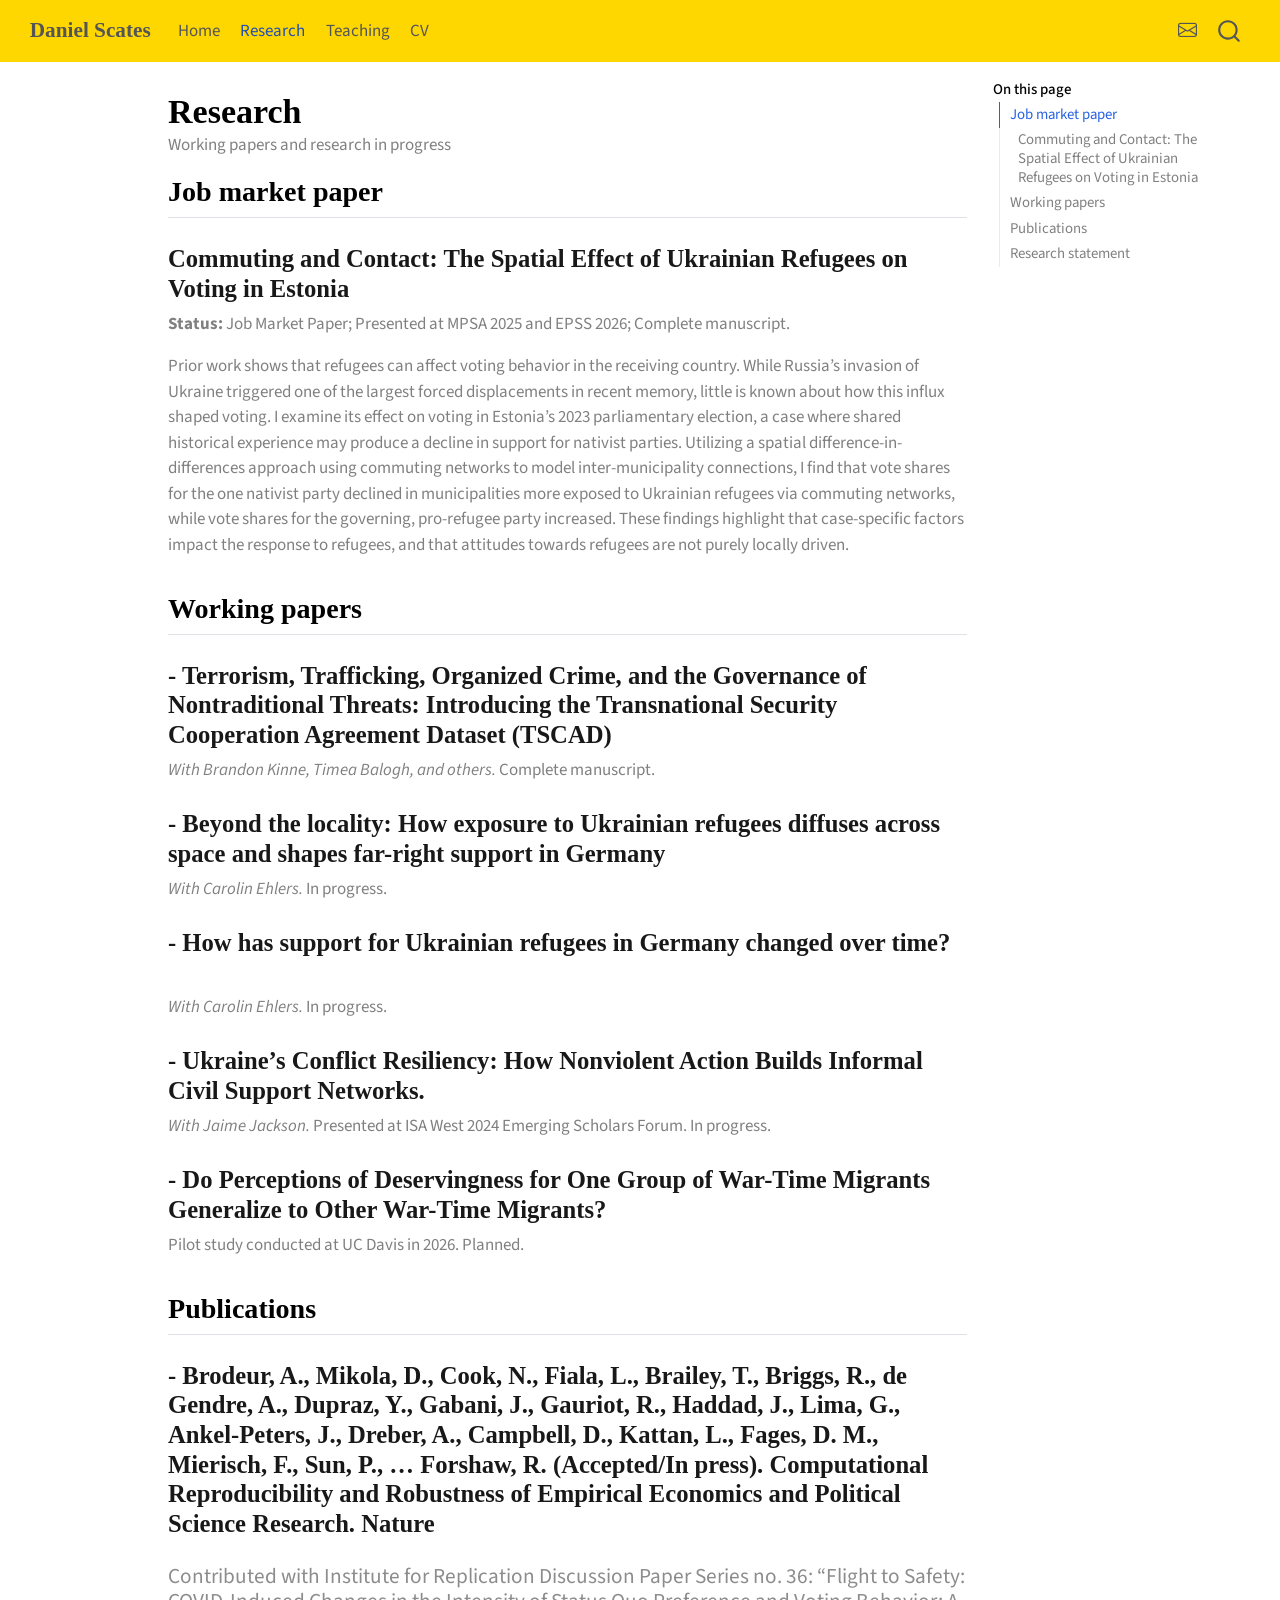
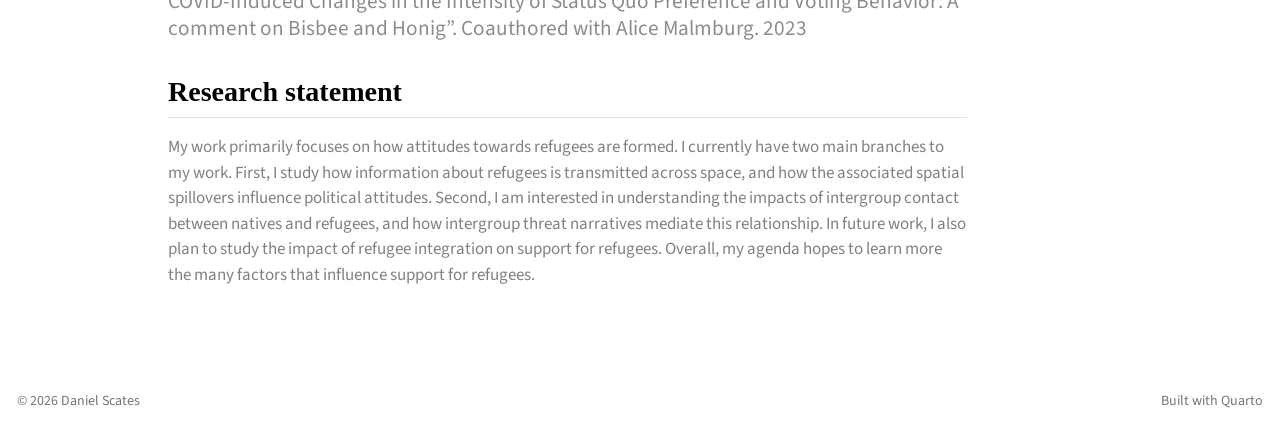
<file: docs/research.html>
<!DOCTYPE html>
<html xmlns="http://www.w3.org/1999/xhtml" lang="en" xml:lang="en"><head>

<meta charset="utf-8">
<meta name="generator" content="quarto-1.10.18">

<meta name="viewport" content="width=device-width, initial-scale=1.0, user-scalable=yes">

<meta name="description" content="Working papers and research in progress">

<title>Research – Daniel Scates</title>
<style>
/* Default styles provided by pandoc.
** See https://pandoc.org/MANUAL.html#variables-for-html for config info.
*/
span.smallcaps{font-variant: small-caps;}
div.columns{display: flex; gap: 1.5em;}
div.column{flex: auto;}
@media screen {
div.columns{gap: min(4vw, 1.5em);}
div.column{overflow-x: auto;}
}
div.hanging-indent{margin-left: 1.5em; text-indent: -1.5em;}
ul.task-list{list-style: none;}
ul.task-list li input[type="checkbox"] {
  width: 0.8em;
  margin: 0 0.8em 0.2em -1em; /* quarto-specific, see https://github.com/quarto-dev/quarto-cli/issues/4556 */ 
  vertical-align: middle;
}
</style>


<script src="site_libs/quarto-nav/quarto-nav.js"></script>
<script src="site_libs/quarto-nav/headroom.min.js"></script>
<script src="site_libs/clipboard/clipboard.min.js"></script>
<script src="site_libs/quarto-search/autocomplete.umd.js"></script>
<script src="site_libs/quarto-search/fuse.min.js"></script>
<script src="site_libs/quarto-search/quarto-search.js"></script>
<meta name="quarto:offset" content="./">
<script src="site_libs/quarto-html/quarto.js" type="module"></script>
<script src="site_libs/quarto-html/tabsets/tabsets.js" type="module"></script>
<script src="site_libs/quarto-html/popper.min.js"></script>
<script src="site_libs/quarto-html/tippy.umd.min.js"></script>
<script src="site_libs/quarto-html/anchor.min.js"></script>
<link href="site_libs/quarto-html/tippy.css" rel="stylesheet">
<link href="site_libs/quarto-html/quarto-syntax-highlighting-64a204ab8560d761af7679ceaba22944.css" rel="stylesheet" id="quarto-text-highlighting-styles">
<script src="site_libs/bootstrap/bootstrap.min.js"></script>
<link href="site_libs/bootstrap/bootstrap-icons.css" rel="stylesheet">
<link href="site_libs/bootstrap/bootstrap-172ba59bd5e0b52282274ba0c0cc16fc.min.css" rel="stylesheet" append-hash="true" id="quarto-bootstrap" data-mode="light">
<script id="quarto-search-options" type="application/json">{
  "location": "navbar",
  "copy-button": false,
  "collapse-after": 3,
  "panel-placement": "end",
  "type": "overlay",
  "limit": 50,
  "keyboard-shortcut": [
    "f",
    "/",
    "s"
  ],
  "show-item-context": false,
  "language": {
    "search-no-results-text": "No results",
    "search-matching-documents-text": "matching documents",
    "search-copy-link-title": "Copy link to search",
    "search-hide-matches-text": "Hide additional matches",
    "search-more-match-text": "more match in this document",
    "search-more-matches-text": "more matches in this document",
    "search-clear-button-title": "Clear",
    "search-text-placeholder": "",
    "search-detached-cancel-button-title": "Cancel",
    "search-submit-button-title": "Submit",
    "search-label": "Search"
  }
}</script>
<style>html{ scroll-behavior: smooth; }</style>


<link rel="stylesheet" href="styles.css">
</head>

<body class="nav-fixed quarto-light">

<div id="quarto-search-results"></div>
  <header id="quarto-header" class="headroom fixed-top">
    <nav class="navbar navbar-expand-lg " data-bs-theme="dark">
      <div class="navbar-container container-fluid">
      <div class="navbar-brand-container mx-auto">
    <a class="navbar-brand" href="./index.html">
    <span class="navbar-title">Daniel Scates</span>
    </a>
  </div>
            <div id="quarto-search" class="" title="Search"></div>
          <button class="navbar-toggler" type="button" data-bs-toggle="collapse" data-bs-target="#navbarCollapse" aria-controls="navbarCollapse" role="menu" aria-expanded="false" aria-label="Toggle navigation" onclick="if (window.quartoToggleHeadroom) { window.quartoToggleHeadroom(); }">
  <span class="navbar-toggler-icon"></span>
</button>
          <div class="collapse navbar-collapse" id="navbarCollapse">
            <ul class="navbar-nav navbar-nav-scroll me-auto">
  <li class="nav-item">
    <a class="nav-link" href="./index.html"> 
<span class="menu-text">Home</span></a>
  </li>  
  <li class="nav-item">
    <a class="nav-link active" href="./research.html" aria-current="page"> 
<span class="menu-text">Research</span></a>
  </li>  
  <li class="nav-item">
    <a class="nav-link" href="./teaching.html"> 
<span class="menu-text">Teaching</span></a>
  </li>  
  <li class="nav-item">
    <a class="nav-link" href="./cv.html"> 
<span class="menu-text">CV</span></a>
  </li>  
</ul>
            <ul class="navbar-nav navbar-nav-scroll ms-auto">
  <li class="nav-item compact">
    <a class="nav-link" href="mailto:dmscates@ucdavis.edu"> <i class="bi bi-envelope" role="img" aria-label="Email Daniel Scates">
</i> 
<span class="menu-text"></span></a>
  </li>  
</ul>
          </div> <!-- /navcollapse -->
            <div class="quarto-navbar-tools">
</div>
      </div> <!-- /container-fluid -->
    </nav>
</header>
<!-- content -->
<div id="quarto-content" class="quarto-container page-columns page-rows-contents page-layout-article page-navbar">
<!-- sidebar -->
<!-- margin-sidebar -->
    <div id="quarto-margin-sidebar" class="sidebar margin-sidebar">
        <nav id="TOC" role="doc-toc" class="toc-active">
    <h2 id="toc-title">On this page</h2>
   
  <ul>
  <li><a href="#job-market-paper" id="toc-job-market-paper" class="nav-link active" data-scroll-target="#job-market-paper">Job market paper</a>
  <ul class="collapse">
  <li><a href="#commuting-and-contact-the-spatial-effect-of-ukrainian-refugees-on-voting-in-estonia" id="toc-commuting-and-contact-the-spatial-effect-of-ukrainian-refugees-on-voting-in-estonia" class="nav-link" data-scroll-target="#commuting-and-contact-the-spatial-effect-of-ukrainian-refugees-on-voting-in-estonia">Commuting and Contact: The Spatial Effect of Ukrainian Refugees on Voting in Estonia</a></li>
  </ul></li>
  <li><a href="#working-papers" id="toc-working-papers" class="nav-link" data-scroll-target="#working-papers">Working papers</a>
  <ul class="collapse">
  <li><a href="#terrorism-trafficking-organized-crime-and-the-governance-of-nontraditional-threats-introducing-the-transnational-security-cooperation-agreement-dataset-tscad" id="toc-terrorism-trafficking-organized-crime-and-the-governance-of-nontraditional-threats-introducing-the-transnational-security-cooperation-agreement-dataset-tscad" class="nav-link" data-scroll-target="#terrorism-trafficking-organized-crime-and-the-governance-of-nontraditional-threats-introducing-the-transnational-security-cooperation-agreement-dataset-tscad">- Terrorism, Trafficking, Organized Crime, and the Governance of Nontraditional Threats: Introducing the Transnational Security Cooperation Agreement Dataset (TSCAD)</a></li>
  <li><a href="#beyond-the-locality-how-exposure-to-ukrainian-refugees-diffuses-across-space-and-shapes-far-right-support-in-germany" id="toc-beyond-the-locality-how-exposure-to-ukrainian-refugees-diffuses-across-space-and-shapes-far-right-support-in-germany" class="nav-link" data-scroll-target="#beyond-the-locality-how-exposure-to-ukrainian-refugees-diffuses-across-space-and-shapes-far-right-support-in-germany">- Beyond the locality: How exposure to Ukrainian refugees diffuses across space and shapes far-right support in Germany</a></li>
  <li><a href="#how-has-support-for-ukrainian-refugees-in-germany-changed-over-time" id="toc-how-has-support-for-ukrainian-refugees-in-germany-changed-over-time" class="nav-link" data-scroll-target="#how-has-support-for-ukrainian-refugees-in-germany-changed-over-time">- How has support for Ukrainian refugees in Germany changed over time?</a></li>
  <li><a href="#ukraines-conflict-resiliency-how-nonviolent-action-builds-informal-civil-support-networks." id="toc-ukraines-conflict-resiliency-how-nonviolent-action-builds-informal-civil-support-networks." class="nav-link" data-scroll-target="#ukraines-conflict-resiliency-how-nonviolent-action-builds-informal-civil-support-networks.">- Ukraine’s Conflict Resiliency: How Nonviolent Action Builds Informal Civil Support Networks.</a></li>
  <li><a href="#do-perceptions-of-deservingness-for-one-group-of-war-time-migrants-generalize-to-other-war-time-migrants" id="toc-do-perceptions-of-deservingness-for-one-group-of-war-time-migrants-generalize-to-other-war-time-migrants" class="nav-link" data-scroll-target="#do-perceptions-of-deservingness-for-one-group-of-war-time-migrants-generalize-to-other-war-time-migrants">- Do Perceptions of Deservingness for One Group of War-Time Migrants Generalize to Other War-Time Migrants?</a></li>
  </ul></li>
  <li><a href="#publications" id="toc-publications" class="nav-link" data-scroll-target="#publications">Publications</a>
  <ul class="collapse">
  <li><a href="#brodeur-a.-mikola-d.-cook-n.-fiala-l.-brailey-t.-briggs-r.-de-gendre-a.-dupraz-y.-gabani-j.-gauriot-r.-haddad-j.-lima-g.-ankel-peters-j.-dreber-a.-campbell-d.-kattan-l.-fages-d.-m.-mierisch-f.-sun-p.-forshaw-r.-acceptedin-press.-computational-reproducibility-and-robustness-of-empirical-economics-and-political-science-research.-nature" id="toc-brodeur-a.-mikola-d.-cook-n.-fiala-l.-brailey-t.-briggs-r.-de-gendre-a.-dupraz-y.-gabani-j.-gauriot-r.-haddad-j.-lima-g.-ankel-peters-j.-dreber-a.-campbell-d.-kattan-l.-fages-d.-m.-mierisch-f.-sun-p.-forshaw-r.-acceptedin-press.-computational-reproducibility-and-robustness-of-empirical-economics-and-political-science-research.-nature" class="nav-link" data-scroll-target="#brodeur-a.-mikola-d.-cook-n.-fiala-l.-brailey-t.-briggs-r.-de-gendre-a.-dupraz-y.-gabani-j.-gauriot-r.-haddad-j.-lima-g.-ankel-peters-j.-dreber-a.-campbell-d.-kattan-l.-fages-d.-m.-mierisch-f.-sun-p.-forshaw-r.-acceptedin-press.-computational-reproducibility-and-robustness-of-empirical-economics-and-political-science-research.-nature">- Brodeur, A., Mikola, D., Cook, N., Fiala, L., Brailey, T., Briggs, R., de Gendre, A., Dupraz, Y., Gabani, J., Gauriot, R., Haddad, J., Lima, G., Ankel-Peters, J., Dreber, A., Campbell, D., Kattan, L., Fages, D. M., Mierisch, F., Sun, P., … Forshaw, R. (Accepted/In press). Computational Reproducibility and Robustness of Empirical Economics and Political Science Research. Nature</a></li>
  </ul></li>
  <li><a href="#research-statement" id="toc-research-statement" class="nav-link" data-scroll-target="#research-statement">Research statement</a></li>
  </ul>
</nav>
    </div>
<!-- main -->
<main class="content" id="quarto-document-content">

<header id="title-block-header" class="quarto-title-block default">
<div class="quarto-title">
<h1 class="title">Research</h1>
</div>

<div>
  <div class="description">
    Working papers and research in progress
  </div>
</div>


<div class="quarto-title-meta">

    
  
    
  </div>
  


</header>


<section id="job-market-paper" class="level2">
<h2 class="anchored" data-anchor-id="job-market-paper">Job market paper</h2>
<section id="commuting-and-contact-the-spatial-effect-of-ukrainian-refugees-on-voting-in-estonia" class="level3">
<h3 class="anchored" data-anchor-id="commuting-and-contact-the-spatial-effect-of-ukrainian-refugees-on-voting-in-estonia">Commuting and Contact: The Spatial Effect of Ukrainian Refugees on Voting in Estonia</h3>
<p><strong>Status:</strong> Job Market Paper; Presented at MPSA 2025 and EPSS 2026; Complete manuscript.</p>
<p>Prior work shows that refugees can affect voting behavior in the receiving country. While Russia’s invasion of Ukraine triggered one of the largest forced displacements in recent memory, little is known about how this influx shaped voting. I examine its effect on voting in Estonia’s 2023 parliamentary election, a case where shared historical experience may produce a decline in support for nativist parties. Utilizing a spatial difference-in-differences approach using commuting networks to model inter-municipality connections, I find that vote shares for the one nativist party declined in municipalities more exposed to Ukrainian refugees via commuting networks, while vote shares for the governing, pro-refugee party increased. These findings highlight that case-specific factors impact the response to refugees, and that attitudes towards refugees are not purely locally driven.</p>
</section>
</section>
<section id="working-papers" class="level2">
<h2 class="anchored" data-anchor-id="working-papers">Working papers</h2>
<section id="terrorism-trafficking-organized-crime-and-the-governance-of-nontraditional-threats-introducing-the-transnational-security-cooperation-agreement-dataset-tscad" class="level3">
<h3 class="anchored" data-anchor-id="terrorism-trafficking-organized-crime-and-the-governance-of-nontraditional-threats-introducing-the-transnational-security-cooperation-agreement-dataset-tscad">- Terrorism, Trafficking, Organized Crime, and the Governance of Nontraditional Threats: Introducing the Transnational Security Cooperation Agreement Dataset (TSCAD)</h3>
<p><em>With Brandon Kinne, Timea Balogh, and others.</em> Complete manuscript.</p>
</section>
<section id="beyond-the-locality-how-exposure-to-ukrainian-refugees-diffuses-across-space-and-shapes-far-right-support-in-germany" class="level3">
<h3 class="anchored" data-anchor-id="beyond-the-locality-how-exposure-to-ukrainian-refugees-diffuses-across-space-and-shapes-far-right-support-in-germany">- Beyond the locality: How exposure to Ukrainian refugees diffuses across space and shapes far-right support in Germany</h3>
<p><em>With Carolin Ehlers.</em> In progress.</p>
</section>
<section id="how-has-support-for-ukrainian-refugees-in-germany-changed-over-time" class="level3">
<h3 class="anchored" data-anchor-id="how-has-support-for-ukrainian-refugees-in-germany-changed-over-time">- How has support for Ukrainian refugees in Germany changed over time?</h3>
<p><em>With Carolin Ehlers.</em> In progress.</p>
</section>
<section id="ukraines-conflict-resiliency-how-nonviolent-action-builds-informal-civil-support-networks." class="level3">
<h3 class="anchored" data-anchor-id="ukraines-conflict-resiliency-how-nonviolent-action-builds-informal-civil-support-networks.">- Ukraine’s Conflict Resiliency: How Nonviolent Action Builds Informal Civil Support Networks.</h3>
<p><em>With Jaime Jackson.</em> Presented at ISA West 2024 Emerging Scholars Forum. In progress.</p>
</section>
<section id="do-perceptions-of-deservingness-for-one-group-of-war-time-migrants-generalize-to-other-war-time-migrants" class="level3">
<h3 class="anchored" data-anchor-id="do-perceptions-of-deservingness-for-one-group-of-war-time-migrants-generalize-to-other-war-time-migrants">- Do Perceptions of Deservingness for One Group of War-Time Migrants Generalize to Other War-Time Migrants?</h3>
<p>Pilot study conducted at UC Davis in 2026. Planned.</p>
</section>
</section>
<section id="publications" class="level2">
<h2 class="anchored" data-anchor-id="publications">Publications</h2>
<section id="brodeur-a.-mikola-d.-cook-n.-fiala-l.-brailey-t.-briggs-r.-de-gendre-a.-dupraz-y.-gabani-j.-gauriot-r.-haddad-j.-lima-g.-ankel-peters-j.-dreber-a.-campbell-d.-kattan-l.-fages-d.-m.-mierisch-f.-sun-p.-forshaw-r.-acceptedin-press.-computational-reproducibility-and-robustness-of-empirical-economics-and-political-science-research.-nature" class="level3">
<h3 class="anchored" data-anchor-id="brodeur-a.-mikola-d.-cook-n.-fiala-l.-brailey-t.-briggs-r.-de-gendre-a.-dupraz-y.-gabani-j.-gauriot-r.-haddad-j.-lima-g.-ankel-peters-j.-dreber-a.-campbell-d.-kattan-l.-fages-d.-m.-mierisch-f.-sun-p.-forshaw-r.-acceptedin-press.-computational-reproducibility-and-robustness-of-empirical-economics-and-political-science-research.-nature">- Brodeur, A., Mikola, D., Cook, N., Fiala, L., Brailey, T., Briggs, R., de Gendre, A., Dupraz, Y., Gabani, J., Gauriot, R., Haddad, J., Lima, G., Ankel-Peters, J., Dreber, A., Campbell, D., Kattan, L., Fages, D. M., Mierisch, F., Sun, P., … Forshaw, R. (Accepted/In press). Computational Reproducibility and Robustness of Empirical Economics and Political Science Research. Nature</h3>
<section id="contributed-with-institute-for-replication-discussion-paper-series-no.-36-flight-to-safety-covid-induced-changes-in-the-intensity-of-status-quo-preference-and-voting-behavior-a-comment-on-bisbee-and-honig.-coauthored-with-alice-malmburg.-2023" class="level4">
<h4 class="anchored" data-anchor-id="contributed-with-institute-for-replication-discussion-paper-series-no.-36-flight-to-safety-covid-induced-changes-in-the-intensity-of-status-quo-preference-and-voting-behavior-a-comment-on-bisbee-and-honig.-coauthored-with-alice-malmburg.-2023">Contributed with Institute for Replication Discussion Paper Series no. 36: “Flight to Safety: COVID-Induced Changes in the Intensity of Status Quo Preference and Voting Behavior: A comment on Bisbee and Honig”. Coauthored with Alice Malmburg. 2023</h4>
</section>
</section>
</section>
<section id="research-statement" class="level2">
<h2 class="anchored" data-anchor-id="research-statement">Research statement</h2>
<p>My work primarily focuses on how attitudes towards refugees are formed. I currently have two main branches to my work. First, I study how information about refugees is transmitted across space, and how the associated spatial spillovers influence political attitudes. Second, I am interested in understanding the impacts of intergroup contact between natives and refugees, and how intergroup threat narratives mediate this relationship. In future work, I also plan to study the impact of refugee integration on support for refugees. Overall, my agenda hopes to learn more the many factors that influence support for refugees.</p>


</section>

</main> <!-- /main -->
<script id="quarto-html-after-body" type="application/javascript">
  window.document.addEventListener("DOMContentLoaded", function (event) {
    const icon = "";
    const anchorJS = new window.AnchorJS();
    anchorJS.options = {
      placement: 'right',
      icon: icon
    };
    anchorJS.add('.anchored');
    const isCodeAnnotation = (el) => {
      for (const clz of el.classList) {
        if (clz.startsWith('code-annotation-')) {                     
          return true;
        }
      }
      return false;
    }
    const onCopySuccess = function(e) {
      // button target
      const button = e.trigger;
      // don't keep focus
      button.blur();
      // flash "checked"
      button.classList.add('code-copy-button-checked');
      var currentTitle = button.getAttribute("title");
      button.setAttribute("title", "Copied!");
      let tooltip;
      if (window.bootstrap) {
        button.setAttribute("data-bs-toggle", "tooltip");
        button.setAttribute("data-bs-placement", "left");
        button.setAttribute("data-bs-title", "Copied!");
        tooltip = new bootstrap.Tooltip(button, 
          { trigger: "manual", 
            customClass: "code-copy-button-tooltip",
            offset: [0, -8]});
        tooltip.show();    
      }
      setTimeout(function() {
        if (tooltip) {
          tooltip.hide();
          button.removeAttribute("data-bs-title");
          button.removeAttribute("data-bs-toggle");
          button.removeAttribute("data-bs-placement");
        }
        button.setAttribute("title", currentTitle);
        button.classList.remove('code-copy-button-checked');
      }, 1000);
      // clear code selection
      e.clearSelection();
    }
    const getTextToCopy = function(trigger) {
      const outerScaffold = trigger.parentElement.cloneNode(true);
      const codeEl = outerScaffold.querySelector('code');
      for (const childEl of codeEl.children) {
        if (isCodeAnnotation(childEl)) {
          childEl.remove();
        }
      }
      return codeEl.innerText;
    }
    const clipboard = new window.ClipboardJS('.code-copy-button:not([data-in-quarto-modal])', {
      text: getTextToCopy
    });
    clipboard.on('success', onCopySuccess);
    if (window.document.getElementById('quarto-embedded-source-code-modal')) {
      const clipboardModal = new window.ClipboardJS('.code-copy-button[data-in-quarto-modal]', {
        text: getTextToCopy,
        container: window.document.getElementById('quarto-embedded-source-code-modal')
      });
      clipboardModal.on('success', onCopySuccess);
    }
      var localhostRegex = new RegExp(/^(?:http|https):\/\/localhost\:?[0-9]*\//);
      var mailtoRegex = new RegExp(/^mailto:/);
        var filterRegex = new RegExp('/' + window.location.host + '/');
      var isInternal = (href) => {
          return filterRegex.test(href) || localhostRegex.test(href) || mailtoRegex.test(href);
      }
      // Inspect non-navigation links and adorn them if external
     var links = window.document.querySelectorAll('a[href]:not(.nav-link):not(.navbar-brand):not(.toc-action):not(.sidebar-link):not(.sidebar-item-toggle):not(.pagination-link):not(.no-external):not([aria-hidden]):not(.dropdown-item):not(.quarto-navigation-tool):not(.about-link)');
      for (var i=0; i<links.length; i++) {
        const link = links[i];
        if (!isInternal(link.href)) {
          // undo the damage that might have been done by quarto-nav.js in the case of
          // links that we want to consider external
          if (link.dataset.originalHref !== undefined) {
            link.href = link.dataset.originalHref;
          }
            // target, if specified
            link.setAttribute("target", "_blank");
            if (link.getAttribute("rel") === null) {
              link.setAttribute("rel", "noopener");
            }
        }
      }
    function tippyHover(el, contentFn, onTriggerFn, onUntriggerFn) {
      const config = {
        allowHTML: true,
        maxWidth: 500,
        delay: 100,
        arrow: false,
        appendTo: function(el) {
            return el.parentElement;
        },
        interactive: true,
        interactiveBorder: 10,
        theme: 'quarto',
        placement: 'bottom-start',
      };
      if (contentFn) {
        config.content = contentFn;
      }
      if (onTriggerFn) {
        config.onTrigger = onTriggerFn;
      }
      if (onUntriggerFn) {
        config.onUntrigger = onUntriggerFn;
      }
      window.tippy(el, config); 
    }
    const noterefs = window.document.querySelectorAll('a[role="doc-noteref"]');
    for (var i=0; i<noterefs.length; i++) {
      const ref = noterefs[i];
      tippyHover(ref, function() {
        // use id or data attribute instead here
        let href = ref.getAttribute('data-footnote-href') || ref.getAttribute('href');
        try { href = new URL(href).hash; } catch {}
        const id = href.replace(/^#\/?/, "");
        const note = window.document.getElementById(id);
        if (note) {
          return note.innerHTML;
        } else {
          return "";
        }
      });
    }
    const xrefs = window.document.querySelectorAll('a.quarto-xref');
    const processXRef = (id, note) => {
      // Strip column container classes
      const stripColumnClz = (el) => {
        el.classList.remove("page-full", "page-columns");
        if (el.children) {
          for (const child of el.children) {
            stripColumnClz(child);
          }
        }
      }
      stripColumnClz(note)
      if (id === null || id.startsWith('sec-')) {
        // Special case sections, only their first couple elements
        const container = document.createElement("div");
        if (note.children && note.children.length > 2) {
          container.appendChild(note.children[0].cloneNode(true));
          for (let i = 1; i < note.children.length; i++) {
            const child = note.children[i];
            if (child.tagName === "P" && child.innerText === "") {
              continue;
            } else {
              container.appendChild(child.cloneNode(true));
              break;
            }
          }
          if (window.Quarto?.typesetMath) {
            window.Quarto.typesetMath(container);
          }
          return container.innerHTML
        } else {
          if (window.Quarto?.typesetMath) {
            window.Quarto.typesetMath(note);
          }
          return note.innerHTML;
        }
      } else {
        // Remove any anchor links if they are present
        const anchorLink = note.querySelector('a.anchorjs-link');
        if (anchorLink) {
          anchorLink.remove();
        }
        if (window.Quarto?.typesetMath) {
          window.Quarto.typesetMath(note);
        }
        if (note.classList.contains("callout")) {
          return note.outerHTML;
        } else {
          return note.innerHTML;
        }
      }
    }
    for (var i=0; i<xrefs.length; i++) {
      const xref = xrefs[i];
      tippyHover(xref, undefined, function(instance) {
        instance.disable();
        let url = xref.getAttribute('href');
        let hash = undefined; 
        if (url.startsWith('#')) {
          hash = url;
        } else {
          try { hash = new URL(url).hash; } catch {}
        }
        if (hash) {
          const id = hash.replace(/^#\/?/, "");
          const note = window.document.getElementById(id);
          if (note !== null) {
            try {
              const html = processXRef(id, note.cloneNode(true));
              instance.setContent(html);
            } finally {
              instance.enable();
              instance.show();
            }
          } else {
            // See if we can fetch this
            fetch(url.split('#')[0])
            .then(res => res.text())
            .then(html => {
              const parser = new DOMParser();
              const htmlDoc = parser.parseFromString(html, "text/html");
              const note = htmlDoc.getElementById(id);
              if (note !== null) {
                const html = processXRef(id, note);
                instance.setContent(html);
              } 
            }).finally(() => {
              instance.enable();
              instance.show();
            });
          }
        } else {
          // See if we can fetch a full url (with no hash to target)
          // This is a special case and we should probably do some content thinning / targeting
          fetch(url)
          .then(res => res.text())
          .then(html => {
            const parser = new DOMParser();
            const htmlDoc = parser.parseFromString(html, "text/html");
            const note = htmlDoc.querySelector('main.content');
            if (note !== null) {
              // This should only happen for chapter cross references
              // (since there is no id in the URL)
              // remove the first header
              if (note.children.length > 0 && note.children[0].tagName === "HEADER") {
                note.children[0].remove();
              }
              const html = processXRef(null, note);
              instance.setContent(html);
            } 
          }).finally(() => {
            instance.enable();
            instance.show();
          });
        }
      }, function(instance) {
      });
    }
        let selectedAnnoteEl;
        const selectorForAnnotation = ( cell, annotation) => {
          let cellAttr = 'data-code-cell="' + cell + '"';
          let lineAttr = 'data-code-annotation="' +  annotation + '"';
          const selector = 'span[' + cellAttr + '][' + lineAttr + ']';
          return selector;
        }
        const selectCodeLines = (annoteEl) => {
          const doc = window.document;
          const targetCell = annoteEl.getAttribute("data-target-cell");
          const targetAnnotation = annoteEl.getAttribute("data-target-annotation");
          const annoteSpan = window.document.querySelector(selectorForAnnotation(targetCell, targetAnnotation));
          const lines = annoteSpan.getAttribute("data-code-lines").split(",");
          const lineIds = lines.map((line) => {
            return targetCell + "-" + line;
          })
          let top = null;
          let height = null;
          let parent = null;
          if (lineIds.length > 0) {
              //compute the position of the single el (top and bottom and make a div)
              const el = window.document.getElementById(lineIds[0]);
              top = el.offsetTop;
              height = el.offsetHeight;
              parent = el.parentElement.parentElement;
            if (lineIds.length > 1) {
              const lastEl = window.document.getElementById(lineIds[lineIds.length - 1]);
              const bottom = lastEl.offsetTop + lastEl.offsetHeight;
              height = bottom - top;
            }
            if (top !== null && height !== null && parent !== null) {
              // cook up a div (if necessary) and position it 
              let div = window.document.getElementById("code-annotation-line-highlight");
              if (div === null) {
                div = window.document.createElement("div");
                div.setAttribute("id", "code-annotation-line-highlight");
                div.style.position = 'absolute';
                parent.appendChild(div);
              }
              div.style.top = top - 2 + "px";
              div.style.height = height + 4 + "px";
              div.style.left = 0;
              let gutterDiv = window.document.getElementById("code-annotation-line-highlight-gutter");
              if (gutterDiv === null) {
                gutterDiv = window.document.createElement("div");
                gutterDiv.setAttribute("id", "code-annotation-line-highlight-gutter");
                gutterDiv.style.position = 'absolute';
                const codeCell = window.document.getElementById(targetCell);
                const gutter = codeCell.querySelector('.code-annotation-gutter');
                gutter.appendChild(gutterDiv);
              }
              gutterDiv.style.top = top - 2 + "px";
              gutterDiv.style.height = height + 4 + "px";
            }
            selectedAnnoteEl = annoteEl;
          }
        };
        const unselectCodeLines = () => {
          const elementsIds = ["code-annotation-line-highlight", "code-annotation-line-highlight-gutter"];
          elementsIds.forEach((elId) => {
            const div = window.document.getElementById(elId);
            if (div) {
              div.remove();
            }
          });
          selectedAnnoteEl = undefined;
        };
          // Handle positioning of the toggle
      window.addEventListener(
        "resize",
        throttle(() => {
          elRect = undefined;
          if (selectedAnnoteEl) {
            selectCodeLines(selectedAnnoteEl);
          }
        }, 10)
      );
      function throttle(fn, ms) {
      let throttle = false;
      let timer;
        return (...args) => {
          if(!throttle) { // first call gets through
              fn.apply(this, args);
              throttle = true;
          } else { // all the others get throttled
              if(timer) clearTimeout(timer); // cancel #2
              timer = setTimeout(() => {
                fn.apply(this, args);
                timer = throttle = false;
              }, ms);
          }
        };
      }
        // Attach click handler to the DT
        const annoteDls = window.document.querySelectorAll('dt[data-target-cell]');
        for (const annoteDlNode of annoteDls) {
          annoteDlNode.addEventListener('click', (event) => {
            const clickedEl = event.target;
            if (clickedEl !== selectedAnnoteEl) {
              unselectCodeLines();
              const activeEl = window.document.querySelector('dt[data-target-cell].code-annotation-active');
              if (activeEl) {
                activeEl.classList.remove('code-annotation-active');
              }
              selectCodeLines(clickedEl);
              clickedEl.classList.add('code-annotation-active');
            } else {
              // Unselect the line
              unselectCodeLines();
              clickedEl.classList.remove('code-annotation-active');
            }
          });
        }
    const findCites = (el) => {
      const parentEl = el.parentElement;
      if (parentEl) {
        const cites = parentEl.dataset.cites;
        if (cites) {
          return {
            el,
            cites: cites.split(' ')
          };
        } else {
          return findCites(el.parentElement)
        }
      } else {
        return undefined;
      }
    };
    var bibliorefs = window.document.querySelectorAll('a[role="doc-biblioref"]');
    for (var i=0; i<bibliorefs.length; i++) {
      const ref = bibliorefs[i];
      const citeInfo = findCites(ref);
      if (citeInfo) {
        tippyHover(citeInfo.el, function() {
          var popup = window.document.createElement('div');
          citeInfo.cites.forEach(function(cite) {
            var citeDiv = window.document.createElement('div');
            citeDiv.classList.add('hanging-indent');
            citeDiv.classList.add('csl-entry');
            var biblioDiv = window.document.getElementById('ref-' + cite);
            if (biblioDiv) {
              citeDiv.innerHTML = biblioDiv.innerHTML;
            }
            popup.appendChild(citeDiv);
          });
          return popup.innerHTML;
        });
      }
    }
  });
  </script>
</div> <!-- /content -->
<footer class="footer">
  <div class="nav-footer">
    <div class="nav-footer-left">
<p>© 2026 Daniel Scates</p>
</div>   
    <div class="nav-footer-center">
      &nbsp;
    </div>
    <div class="nav-footer-right">
<p>Built with Quarto</p>
</div>
  </div>
</footer>




<script src="site_libs/quarto-html/zenscroll-min.js"></script>
</body></html>
</file>
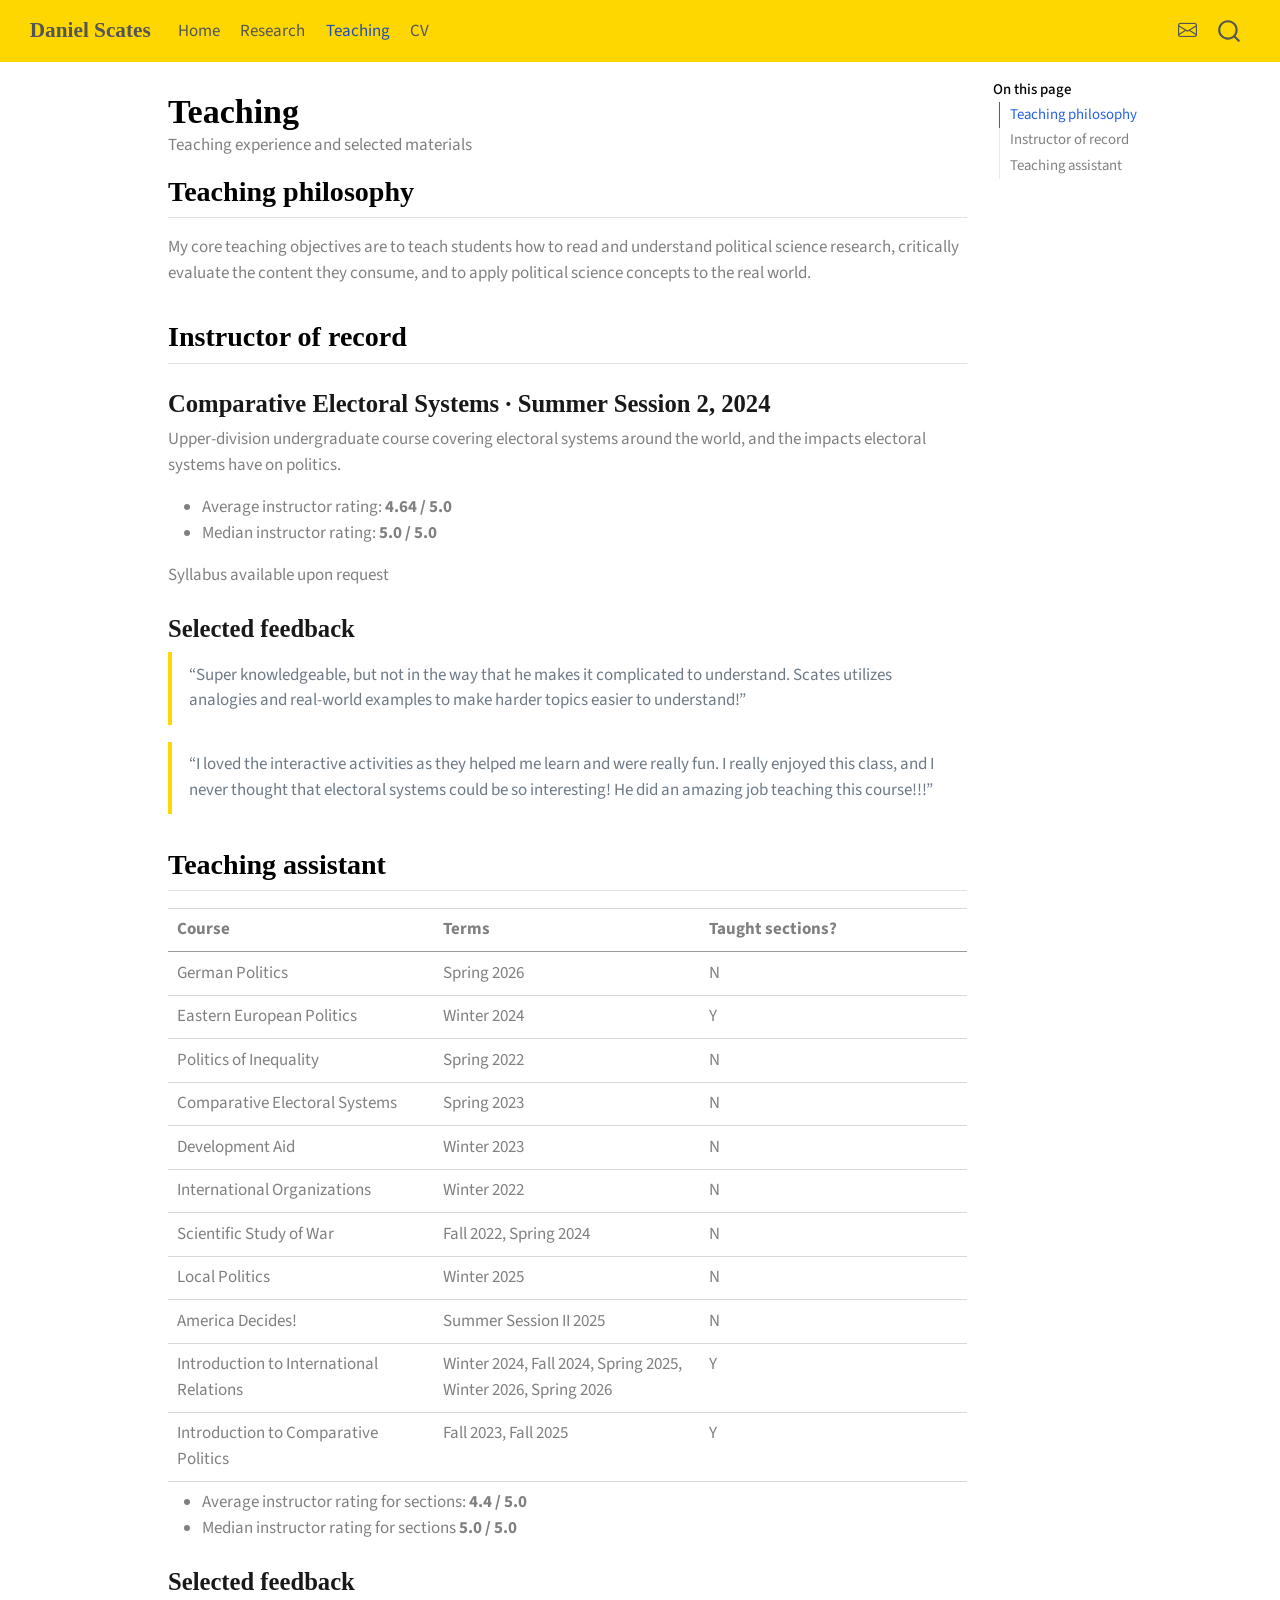
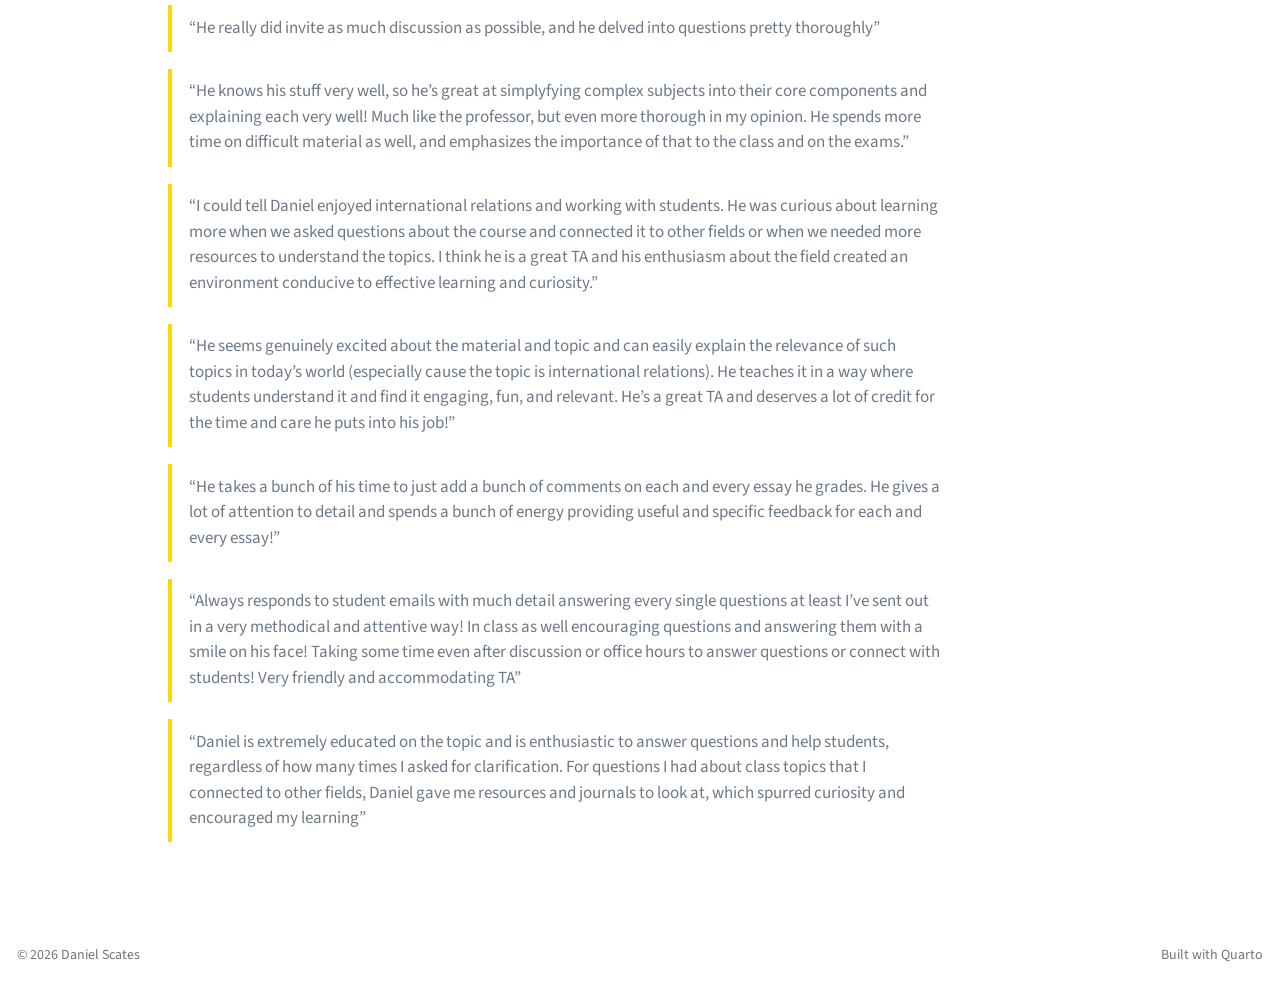
<file: docs/teaching.html>
<!DOCTYPE html>
<html xmlns="http://www.w3.org/1999/xhtml" lang="en" xml:lang="en"><head>

<meta charset="utf-8">
<meta name="generator" content="quarto-1.10.18">

<meta name="viewport" content="width=device-width, initial-scale=1.0, user-scalable=yes">

<meta name="description" content="Teaching experience and selected materials">

<title>Teaching – Daniel Scates</title>
<style>
/* Default styles provided by pandoc.
** See https://pandoc.org/MANUAL.html#variables-for-html for config info.
*/
span.smallcaps{font-variant: small-caps;}
div.columns{display: flex; gap: 1.5em;}
div.column{flex: auto;}
@media screen {
div.columns{gap: min(4vw, 1.5em);}
div.column{overflow-x: auto;}
}
div.hanging-indent{margin-left: 1.5em; text-indent: -1.5em;}
ul.task-list{list-style: none;}
ul.task-list li input[type="checkbox"] {
  width: 0.8em;
  margin: 0 0.8em 0.2em -1em; /* quarto-specific, see https://github.com/quarto-dev/quarto-cli/issues/4556 */ 
  vertical-align: middle;
}
</style>


<script src="site_libs/quarto-nav/quarto-nav.js"></script>
<script src="site_libs/quarto-nav/headroom.min.js"></script>
<script src="site_libs/clipboard/clipboard.min.js"></script>
<script src="site_libs/quarto-search/autocomplete.umd.js"></script>
<script src="site_libs/quarto-search/fuse.min.js"></script>
<script src="site_libs/quarto-search/quarto-search.js"></script>
<meta name="quarto:offset" content="./">
<script src="site_libs/quarto-html/quarto.js" type="module"></script>
<script src="site_libs/quarto-html/tabsets/tabsets.js" type="module"></script>
<script src="site_libs/quarto-html/popper.min.js"></script>
<script src="site_libs/quarto-html/tippy.umd.min.js"></script>
<script src="site_libs/quarto-html/anchor.min.js"></script>
<link href="site_libs/quarto-html/tippy.css" rel="stylesheet">
<link href="site_libs/quarto-html/quarto-syntax-highlighting-64a204ab8560d761af7679ceaba22944.css" rel="stylesheet" id="quarto-text-highlighting-styles">
<script src="site_libs/bootstrap/bootstrap.min.js"></script>
<link href="site_libs/bootstrap/bootstrap-icons.css" rel="stylesheet">
<link href="site_libs/bootstrap/bootstrap-172ba59bd5e0b52282274ba0c0cc16fc.min.css" rel="stylesheet" append-hash="true" id="quarto-bootstrap" data-mode="light">
<script id="quarto-search-options" type="application/json">{
  "location": "navbar",
  "copy-button": false,
  "collapse-after": 3,
  "panel-placement": "end",
  "type": "overlay",
  "limit": 50,
  "keyboard-shortcut": [
    "f",
    "/",
    "s"
  ],
  "show-item-context": false,
  "language": {
    "search-no-results-text": "No results",
    "search-matching-documents-text": "matching documents",
    "search-copy-link-title": "Copy link to search",
    "search-hide-matches-text": "Hide additional matches",
    "search-more-match-text": "more match in this document",
    "search-more-matches-text": "more matches in this document",
    "search-clear-button-title": "Clear",
    "search-text-placeholder": "",
    "search-detached-cancel-button-title": "Cancel",
    "search-submit-button-title": "Submit",
    "search-label": "Search"
  }
}</script>
<style>html{ scroll-behavior: smooth; }</style>


<link rel="stylesheet" href="styles.css">
</head>

<body class="nav-fixed quarto-light">

<div id="quarto-search-results"></div>
  <header id="quarto-header" class="headroom fixed-top">
    <nav class="navbar navbar-expand-lg " data-bs-theme="dark">
      <div class="navbar-container container-fluid">
      <div class="navbar-brand-container mx-auto">
    <a class="navbar-brand" href="./index.html">
    <span class="navbar-title">Daniel Scates</span>
    </a>
  </div>
            <div id="quarto-search" class="" title="Search"></div>
          <button class="navbar-toggler" type="button" data-bs-toggle="collapse" data-bs-target="#navbarCollapse" aria-controls="navbarCollapse" role="menu" aria-expanded="false" aria-label="Toggle navigation" onclick="if (window.quartoToggleHeadroom) { window.quartoToggleHeadroom(); }">
  <span class="navbar-toggler-icon"></span>
</button>
          <div class="collapse navbar-collapse" id="navbarCollapse">
            <ul class="navbar-nav navbar-nav-scroll me-auto">
  <li class="nav-item">
    <a class="nav-link" href="./index.html"> 
<span class="menu-text">Home</span></a>
  </li>  
  <li class="nav-item">
    <a class="nav-link" href="./research.html"> 
<span class="menu-text">Research</span></a>
  </li>  
  <li class="nav-item">
    <a class="nav-link active" href="./teaching.html" aria-current="page"> 
<span class="menu-text">Teaching</span></a>
  </li>  
  <li class="nav-item">
    <a class="nav-link" href="./cv.html"> 
<span class="menu-text">CV</span></a>
  </li>  
</ul>
            <ul class="navbar-nav navbar-nav-scroll ms-auto">
  <li class="nav-item compact">
    <a class="nav-link" href="mailto:dmscates@ucdavis.edu"> <i class="bi bi-envelope" role="img" aria-label="Email Daniel Scates">
</i> 
<span class="menu-text"></span></a>
  </li>  
</ul>
          </div> <!-- /navcollapse -->
            <div class="quarto-navbar-tools">
</div>
      </div> <!-- /container-fluid -->
    </nav>
</header>
<!-- content -->
<div id="quarto-content" class="quarto-container page-columns page-rows-contents page-layout-article page-navbar">
<!-- sidebar -->
<!-- margin-sidebar -->
    <div id="quarto-margin-sidebar" class="sidebar margin-sidebar">
        <nav id="TOC" role="doc-toc" class="toc-active">
    <h2 id="toc-title">On this page</h2>
   
  <ul>
  <li><a href="#teaching-philosophy" id="toc-teaching-philosophy" class="nav-link active" data-scroll-target="#teaching-philosophy">Teaching philosophy</a></li>
  <li><a href="#instructor-of-record" id="toc-instructor-of-record" class="nav-link" data-scroll-target="#instructor-of-record">Instructor of record</a>
  <ul class="collapse">
  <li><a href="#comparative-electoral-systems-summer-session-2-2024" id="toc-comparative-electoral-systems-summer-session-2-2024" class="nav-link" data-scroll-target="#comparative-electoral-systems-summer-session-2-2024">Comparative Electoral Systems · Summer Session 2, 2024</a></li>
  <li><a href="#selected-feedback" id="toc-selected-feedback" class="nav-link" data-scroll-target="#selected-feedback">Selected feedback</a></li>
  </ul></li>
  <li><a href="#teaching-assistant" id="toc-teaching-assistant" class="nav-link" data-scroll-target="#teaching-assistant">Teaching assistant</a>
  <ul class="collapse">
  <li><a href="#selected-feedback-1" id="toc-selected-feedback-1" class="nav-link" data-scroll-target="#selected-feedback-1">Selected feedback</a></li>
  </ul></li>
  </ul>
</nav>
    </div>
<!-- main -->
<main class="content" id="quarto-document-content">

<header id="title-block-header" class="quarto-title-block default">
<div class="quarto-title">
<h1 class="title">Teaching</h1>
</div>

<div>
  <div class="description">
    Teaching experience and selected materials
  </div>
</div>


<div class="quarto-title-meta">

    
  
    
  </div>
  


</header>


<section id="teaching-philosophy" class="level2">
<h2 class="anchored" data-anchor-id="teaching-philosophy">Teaching philosophy</h2>
<p>My core teaching objectives are to teach students how to read and understand political science research, critically evaluate the content they consume, and to apply political science concepts to the real world.</p>
</section>
<section id="instructor-of-record" class="level2">
<h2 class="anchored" data-anchor-id="instructor-of-record">Instructor of record</h2>
<section id="comparative-electoral-systems-summer-session-2-2024" class="level3">
<h3 class="anchored" data-anchor-id="comparative-electoral-systems-summer-session-2-2024">Comparative Electoral Systems · Summer Session 2, 2024</h3>
<p>Upper-division undergraduate course covering electoral systems around the world, and the impacts electoral systems have on politics.</p>
<ul>
<li>Average instructor rating: <strong>4.64 / 5.0</strong></li>
<li>Median instructor rating: <strong>5.0 / 5.0</strong></li>
</ul>
<p>Syllabus available upon request</p>
</section>
<section id="selected-feedback" class="level3">
<h3 class="anchored" data-anchor-id="selected-feedback">Selected feedback</h3>
<blockquote class="blockquote">
<p>“Super knowledgeable, but not in the way that he makes it complicated to understand. Scates utilizes analogies and real-world examples to make harder topics easier to understand!”</p>
</blockquote>
<blockquote class="blockquote">
<p>“I loved the interactive activities as they helped me learn and were really fun. I really enjoyed this class, and I never thought that electoral systems could be so interesting! He did an amazing job teaching this course!!!”</p>
</blockquote>
</section>
</section>
<section id="teaching-assistant" class="level2">
<h2 class="anchored" data-anchor-id="teaching-assistant">Teaching assistant</h2>
<table class="caption-top table">
<colgroup>
<col style="width: 33%">
<col style="width: 33%">
<col style="width: 33%">
</colgroup>
<thead>
<tr class="header">
<th>Course</th>
<th>Terms</th>
<th>Taught sections?</th>
</tr>
</thead>
<tbody>
<tr class="odd">
<td>German Politics</td>
<td>Spring 2026</td>
<td>N</td>
</tr>
<tr class="even">
<td>Eastern European Politics</td>
<td>Winter 2024</td>
<td>Y</td>
</tr>
<tr class="odd">
<td>Politics of Inequality</td>
<td>Spring 2022</td>
<td>N</td>
</tr>
<tr class="even">
<td>Comparative Electoral Systems</td>
<td>Spring 2023</td>
<td>N</td>
</tr>
<tr class="odd">
<td>Development Aid</td>
<td>Winter 2023</td>
<td>N</td>
</tr>
<tr class="even">
<td>International Organizations</td>
<td>Winter 2022</td>
<td>N</td>
</tr>
<tr class="odd">
<td>Scientific Study of War</td>
<td>Fall 2022, Spring 2024</td>
<td>N</td>
</tr>
<tr class="even">
<td>Local Politics</td>
<td>Winter 2025</td>
<td>N</td>
</tr>
<tr class="odd">
<td>America Decides!</td>
<td>Summer Session II 2025</td>
<td>N</td>
</tr>
<tr class="even">
<td>Introduction to International Relations</td>
<td>Winter 2024, Fall 2024, Spring 2025, Winter 2026, Spring 2026</td>
<td>Y</td>
</tr>
<tr class="odd">
<td>Introduction to Comparative Politics</td>
<td>Fall 2023, Fall 2025</td>
<td>Y</td>
</tr>
</tbody>
</table>
<ul>
<li>Average instructor rating for sections: <strong>4.4 / 5.0</strong></li>
<li>Median instructor rating for sections <strong>5.0 / 5.0</strong></li>
</ul>
<section id="selected-feedback-1" class="level3">
<h3 class="anchored" data-anchor-id="selected-feedback-1">Selected feedback</h3>
<blockquote class="blockquote">
<p>“He really did invite as much discussion as possible, and he delved into questions pretty thoroughly”</p>
</blockquote>
<blockquote class="blockquote">
<p>“He knows his stuff very well, so he’s great at simplyfying complex subjects into their core components and explaining each very well! Much like the professor, but even more thorough in my opinion. He spends more time on difficult material as well, and emphasizes the importance of that to the class and on the exams.”</p>
</blockquote>
<blockquote class="blockquote">
<p>“I could tell Daniel enjoyed international relations and working with students. He was curious about learning more when we asked questions about the course and connected it to other fields or when we needed more resources to understand the topics. I think he is a great TA and his enthusiasm about the field created an environment conducive to effective learning and curiosity.”</p>
</blockquote>
<blockquote class="blockquote">
<p>“He seems genuinely excited about the material and topic and can easily explain the relevance of such topics in today’s world (especially cause the topic is international relations). He teaches it in a way where students understand it and find it engaging, fun, and relevant. He’s a great TA and deserves a lot of credit for the time and care he puts into his job!”</p>
</blockquote>
<blockquote class="blockquote">
<p>“He takes a bunch of his time to just add a bunch of comments on each and every essay he grades. He gives a lot of attention to detail and spends a bunch of energy providing useful and specific feedback for each and every essay!”</p>
</blockquote>
<blockquote class="blockquote">
<p>“Always responds to student emails with much detail answering every single questions at least I’ve sent out in a very methodical and attentive way! In class as well encouraging questions and answering them with a smile on his face! Taking some time even after discussion or office hours to answer questions or connect with students! Very friendly and accommodating TA”</p>
</blockquote>
<blockquote class="blockquote">
<p>“Daniel is extremely educated on the topic and is enthusiastic to answer questions and help students, regardless of how many times I asked for clarification. For questions I had about class topics that I connected to other fields, Daniel gave me resources and journals to look at, which spurred curiosity and encouraged my learning”</p>
</blockquote>


</section>
</section>

</main> <!-- /main -->
<script id="quarto-html-after-body" type="application/javascript">
  window.document.addEventListener("DOMContentLoaded", function (event) {
    const icon = "";
    const anchorJS = new window.AnchorJS();
    anchorJS.options = {
      placement: 'right',
      icon: icon
    };
    anchorJS.add('.anchored');
    const isCodeAnnotation = (el) => {
      for (const clz of el.classList) {
        if (clz.startsWith('code-annotation-')) {                     
          return true;
        }
      }
      return false;
    }
    const onCopySuccess = function(e) {
      // button target
      const button = e.trigger;
      // don't keep focus
      button.blur();
      // flash "checked"
      button.classList.add('code-copy-button-checked');
      var currentTitle = button.getAttribute("title");
      button.setAttribute("title", "Copied!");
      let tooltip;
      if (window.bootstrap) {
        button.setAttribute("data-bs-toggle", "tooltip");
        button.setAttribute("data-bs-placement", "left");
        button.setAttribute("data-bs-title", "Copied!");
        tooltip = new bootstrap.Tooltip(button, 
          { trigger: "manual", 
            customClass: "code-copy-button-tooltip",
            offset: [0, -8]});
        tooltip.show();    
      }
      setTimeout(function() {
        if (tooltip) {
          tooltip.hide();
          button.removeAttribute("data-bs-title");
          button.removeAttribute("data-bs-toggle");
          button.removeAttribute("data-bs-placement");
        }
        button.setAttribute("title", currentTitle);
        button.classList.remove('code-copy-button-checked');
      }, 1000);
      // clear code selection
      e.clearSelection();
    }
    const getTextToCopy = function(trigger) {
      const outerScaffold = trigger.parentElement.cloneNode(true);
      const codeEl = outerScaffold.querySelector('code');
      for (const childEl of codeEl.children) {
        if (isCodeAnnotation(childEl)) {
          childEl.remove();
        }
      }
      return codeEl.innerText;
    }
    const clipboard = new window.ClipboardJS('.code-copy-button:not([data-in-quarto-modal])', {
      text: getTextToCopy
    });
    clipboard.on('success', onCopySuccess);
    if (window.document.getElementById('quarto-embedded-source-code-modal')) {
      const clipboardModal = new window.ClipboardJS('.code-copy-button[data-in-quarto-modal]', {
        text: getTextToCopy,
        container: window.document.getElementById('quarto-embedded-source-code-modal')
      });
      clipboardModal.on('success', onCopySuccess);
    }
      var localhostRegex = new RegExp(/^(?:http|https):\/\/localhost\:?[0-9]*\//);
      var mailtoRegex = new RegExp(/^mailto:/);
        var filterRegex = new RegExp('/' + window.location.host + '/');
      var isInternal = (href) => {
          return filterRegex.test(href) || localhostRegex.test(href) || mailtoRegex.test(href);
      }
      // Inspect non-navigation links and adorn them if external
     var links = window.document.querySelectorAll('a[href]:not(.nav-link):not(.navbar-brand):not(.toc-action):not(.sidebar-link):not(.sidebar-item-toggle):not(.pagination-link):not(.no-external):not([aria-hidden]):not(.dropdown-item):not(.quarto-navigation-tool):not(.about-link)');
      for (var i=0; i<links.length; i++) {
        const link = links[i];
        if (!isInternal(link.href)) {
          // undo the damage that might have been done by quarto-nav.js in the case of
          // links that we want to consider external
          if (link.dataset.originalHref !== undefined) {
            link.href = link.dataset.originalHref;
          }
            // target, if specified
            link.setAttribute("target", "_blank");
            if (link.getAttribute("rel") === null) {
              link.setAttribute("rel", "noopener");
            }
        }
      }
    function tippyHover(el, contentFn, onTriggerFn, onUntriggerFn) {
      const config = {
        allowHTML: true,
        maxWidth: 500,
        delay: 100,
        arrow: false,
        appendTo: function(el) {
            return el.parentElement;
        },
        interactive: true,
        interactiveBorder: 10,
        theme: 'quarto',
        placement: 'bottom-start',
      };
      if (contentFn) {
        config.content = contentFn;
      }
      if (onTriggerFn) {
        config.onTrigger = onTriggerFn;
      }
      if (onUntriggerFn) {
        config.onUntrigger = onUntriggerFn;
      }
      window.tippy(el, config); 
    }
    const noterefs = window.document.querySelectorAll('a[role="doc-noteref"]');
    for (var i=0; i<noterefs.length; i++) {
      const ref = noterefs[i];
      tippyHover(ref, function() {
        // use id or data attribute instead here
        let href = ref.getAttribute('data-footnote-href') || ref.getAttribute('href');
        try { href = new URL(href).hash; } catch {}
        const id = href.replace(/^#\/?/, "");
        const note = window.document.getElementById(id);
        if (note) {
          return note.innerHTML;
        } else {
          return "";
        }
      });
    }
    const xrefs = window.document.querySelectorAll('a.quarto-xref');
    const processXRef = (id, note) => {
      // Strip column container classes
      const stripColumnClz = (el) => {
        el.classList.remove("page-full", "page-columns");
        if (el.children) {
          for (const child of el.children) {
            stripColumnClz(child);
          }
        }
      }
      stripColumnClz(note)
      if (id === null || id.startsWith('sec-')) {
        // Special case sections, only their first couple elements
        const container = document.createElement("div");
        if (note.children && note.children.length > 2) {
          container.appendChild(note.children[0].cloneNode(true));
          for (let i = 1; i < note.children.length; i++) {
            const child = note.children[i];
            if (child.tagName === "P" && child.innerText === "") {
              continue;
            } else {
              container.appendChild(child.cloneNode(true));
              break;
            }
          }
          if (window.Quarto?.typesetMath) {
            window.Quarto.typesetMath(container);
          }
          return container.innerHTML
        } else {
          if (window.Quarto?.typesetMath) {
            window.Quarto.typesetMath(note);
          }
          return note.innerHTML;
        }
      } else {
        // Remove any anchor links if they are present
        const anchorLink = note.querySelector('a.anchorjs-link');
        if (anchorLink) {
          anchorLink.remove();
        }
        if (window.Quarto?.typesetMath) {
          window.Quarto.typesetMath(note);
        }
        if (note.classList.contains("callout")) {
          return note.outerHTML;
        } else {
          return note.innerHTML;
        }
      }
    }
    for (var i=0; i<xrefs.length; i++) {
      const xref = xrefs[i];
      tippyHover(xref, undefined, function(instance) {
        instance.disable();
        let url = xref.getAttribute('href');
        let hash = undefined; 
        if (url.startsWith('#')) {
          hash = url;
        } else {
          try { hash = new URL(url).hash; } catch {}
        }
        if (hash) {
          const id = hash.replace(/^#\/?/, "");
          const note = window.document.getElementById(id);
          if (note !== null) {
            try {
              const html = processXRef(id, note.cloneNode(true));
              instance.setContent(html);
            } finally {
              instance.enable();
              instance.show();
            }
          } else {
            // See if we can fetch this
            fetch(url.split('#')[0])
            .then(res => res.text())
            .then(html => {
              const parser = new DOMParser();
              const htmlDoc = parser.parseFromString(html, "text/html");
              const note = htmlDoc.getElementById(id);
              if (note !== null) {
                const html = processXRef(id, note);
                instance.setContent(html);
              } 
            }).finally(() => {
              instance.enable();
              instance.show();
            });
          }
        } else {
          // See if we can fetch a full url (with no hash to target)
          // This is a special case and we should probably do some content thinning / targeting
          fetch(url)
          .then(res => res.text())
          .then(html => {
            const parser = new DOMParser();
            const htmlDoc = parser.parseFromString(html, "text/html");
            const note = htmlDoc.querySelector('main.content');
            if (note !== null) {
              // This should only happen for chapter cross references
              // (since there is no id in the URL)
              // remove the first header
              if (note.children.length > 0 && note.children[0].tagName === "HEADER") {
                note.children[0].remove();
              }
              const html = processXRef(null, note);
              instance.setContent(html);
            } 
          }).finally(() => {
            instance.enable();
            instance.show();
          });
        }
      }, function(instance) {
      });
    }
        let selectedAnnoteEl;
        const selectorForAnnotation = ( cell, annotation) => {
          let cellAttr = 'data-code-cell="' + cell + '"';
          let lineAttr = 'data-code-annotation="' +  annotation + '"';
          const selector = 'span[' + cellAttr + '][' + lineAttr + ']';
          return selector;
        }
        const selectCodeLines = (annoteEl) => {
          const doc = window.document;
          const targetCell = annoteEl.getAttribute("data-target-cell");
          const targetAnnotation = annoteEl.getAttribute("data-target-annotation");
          const annoteSpan = window.document.querySelector(selectorForAnnotation(targetCell, targetAnnotation));
          const lines = annoteSpan.getAttribute("data-code-lines").split(",");
          const lineIds = lines.map((line) => {
            return targetCell + "-" + line;
          })
          let top = null;
          let height = null;
          let parent = null;
          if (lineIds.length > 0) {
              //compute the position of the single el (top and bottom and make a div)
              const el = window.document.getElementById(lineIds[0]);
              top = el.offsetTop;
              height = el.offsetHeight;
              parent = el.parentElement.parentElement;
            if (lineIds.length > 1) {
              const lastEl = window.document.getElementById(lineIds[lineIds.length - 1]);
              const bottom = lastEl.offsetTop + lastEl.offsetHeight;
              height = bottom - top;
            }
            if (top !== null && height !== null && parent !== null) {
              // cook up a div (if necessary) and position it 
              let div = window.document.getElementById("code-annotation-line-highlight");
              if (div === null) {
                div = window.document.createElement("div");
                div.setAttribute("id", "code-annotation-line-highlight");
                div.style.position = 'absolute';
                parent.appendChild(div);
              }
              div.style.top = top - 2 + "px";
              div.style.height = height + 4 + "px";
              div.style.left = 0;
              let gutterDiv = window.document.getElementById("code-annotation-line-highlight-gutter");
              if (gutterDiv === null) {
                gutterDiv = window.document.createElement("div");
                gutterDiv.setAttribute("id", "code-annotation-line-highlight-gutter");
                gutterDiv.style.position = 'absolute';
                const codeCell = window.document.getElementById(targetCell);
                const gutter = codeCell.querySelector('.code-annotation-gutter');
                gutter.appendChild(gutterDiv);
              }
              gutterDiv.style.top = top - 2 + "px";
              gutterDiv.style.height = height + 4 + "px";
            }
            selectedAnnoteEl = annoteEl;
          }
        };
        const unselectCodeLines = () => {
          const elementsIds = ["code-annotation-line-highlight", "code-annotation-line-highlight-gutter"];
          elementsIds.forEach((elId) => {
            const div = window.document.getElementById(elId);
            if (div) {
              div.remove();
            }
          });
          selectedAnnoteEl = undefined;
        };
          // Handle positioning of the toggle
      window.addEventListener(
        "resize",
        throttle(() => {
          elRect = undefined;
          if (selectedAnnoteEl) {
            selectCodeLines(selectedAnnoteEl);
          }
        }, 10)
      );
      function throttle(fn, ms) {
      let throttle = false;
      let timer;
        return (...args) => {
          if(!throttle) { // first call gets through
              fn.apply(this, args);
              throttle = true;
          } else { // all the others get throttled
              if(timer) clearTimeout(timer); // cancel #2
              timer = setTimeout(() => {
                fn.apply(this, args);
                timer = throttle = false;
              }, ms);
          }
        };
      }
        // Attach click handler to the DT
        const annoteDls = window.document.querySelectorAll('dt[data-target-cell]');
        for (const annoteDlNode of annoteDls) {
          annoteDlNode.addEventListener('click', (event) => {
            const clickedEl = event.target;
            if (clickedEl !== selectedAnnoteEl) {
              unselectCodeLines();
              const activeEl = window.document.querySelector('dt[data-target-cell].code-annotation-active');
              if (activeEl) {
                activeEl.classList.remove('code-annotation-active');
              }
              selectCodeLines(clickedEl);
              clickedEl.classList.add('code-annotation-active');
            } else {
              // Unselect the line
              unselectCodeLines();
              clickedEl.classList.remove('code-annotation-active');
            }
          });
        }
    const findCites = (el) => {
      const parentEl = el.parentElement;
      if (parentEl) {
        const cites = parentEl.dataset.cites;
        if (cites) {
          return {
            el,
            cites: cites.split(' ')
          };
        } else {
          return findCites(el.parentElement)
        }
      } else {
        return undefined;
      }
    };
    var bibliorefs = window.document.querySelectorAll('a[role="doc-biblioref"]');
    for (var i=0; i<bibliorefs.length; i++) {
      const ref = bibliorefs[i];
      const citeInfo = findCites(ref);
      if (citeInfo) {
        tippyHover(citeInfo.el, function() {
          var popup = window.document.createElement('div');
          citeInfo.cites.forEach(function(cite) {
            var citeDiv = window.document.createElement('div');
            citeDiv.classList.add('hanging-indent');
            citeDiv.classList.add('csl-entry');
            var biblioDiv = window.document.getElementById('ref-' + cite);
            if (biblioDiv) {
              citeDiv.innerHTML = biblioDiv.innerHTML;
            }
            popup.appendChild(citeDiv);
          });
          return popup.innerHTML;
        });
      }
    }
  });
  </script>
</div> <!-- /content -->
<footer class="footer">
  <div class="nav-footer">
    <div class="nav-footer-left">
<p>© 2026 Daniel Scates</p>
</div>   
    <div class="nav-footer-center">
      &nbsp;
    </div>
    <div class="nav-footer-right">
<p>Built with Quarto</p>
</div>
  </div>
</footer>




<script src="site_libs/quarto-html/zenscroll-min.js"></script>
</body></html>
</file>
<file: docs/site_libs/quarto-html/tippy.css>
.tippy-box[data-animation=fade][data-state=hidden]{opacity:0}[data-tippy-root]{max-width:calc(100vw - 10px)}.tippy-box{position:relative;background-color:#333;color:#fff;border-radius:4px;font-size:14px;line-height:1.4;white-space:normal;outline:0;transition-property:transform,visibility,opacity}.tippy-box[data-placement^=top]>.tippy-arrow{bottom:0}.tippy-box[data-placement^=top]>.tippy-arrow:before{bottom:-7px;left:0;border-width:8px 8px 0;border-top-color:initial;transform-origin:center top}.tippy-box[data-placement^=bottom]>.tippy-arrow{top:0}.tippy-box[data-placement^=bottom]>.tippy-arrow:before{top:-7px;left:0;border-width:0 8px 8px;border-bottom-color:initial;transform-origin:center bottom}.tippy-box[data-placement^=left]>.tippy-arrow{right:0}.tippy-box[data-placement^=left]>.tippy-arrow:before{border-width:8px 0 8px 8px;border-left-color:initial;right:-7px;transform-origin:center left}.tippy-box[data-placement^=right]>.tippy-arrow{left:0}.tippy-box[data-placement^=right]>.tippy-arrow:before{left:-7px;border-width:8px 8px 8px 0;border-right-color:initial;transform-origin:center right}.tippy-box[data-inertia][data-state=visible]{transition-timing-function:cubic-bezier(.54,1.5,.38,1.11)}.tippy-arrow{width:16px;height:16px;color:#333}.tippy-arrow:before{content:"";position:absolute;border-color:transparent;border-style:solid}.tippy-content{position:relative;padding:5px 9px;z-index:1}
</file>
<file: docs/site_libs/quarto-html/quarto-syntax-highlighting-64a204ab8560d761af7679ceaba22944.css>
/* quarto syntax highlight colors */
:root {
  --quarto-hl-ot-color: #003B4F;
  --quarto-hl-at-color: #657422;
  --quarto-hl-ss-color: #20794D;
  --quarto-hl-an-color: #5E5E5E;
  --quarto-hl-fu-color: #4758AB;
  --quarto-hl-st-color: #20794D;
  --quarto-hl-cf-color: #003B4F;
  --quarto-hl-op-color: #5E5E5E;
  --quarto-hl-er-color: #AD0000;
  --quarto-hl-bn-color: #AD0000;
  --quarto-hl-al-color: #AD0000;
  --quarto-hl-va-color: #111111;
  --quarto-hl-bu-color: inherit;
  --quarto-hl-ex-color: inherit;
  --quarto-hl-pp-color: #AD0000;
  --quarto-hl-in-color: #5E5E5E;
  --quarto-hl-vs-color: #20794D;
  --quarto-hl-wa-color: #5E5E5E;
  --quarto-hl-do-color: #5E5E5E;
  --quarto-hl-im-color: #00769E;
  --quarto-hl-ch-color: #20794D;
  --quarto-hl-dt-color: #AD0000;
  --quarto-hl-fl-color: #AD0000;
  --quarto-hl-co-color: #5E5E5E;
  --quarto-hl-cv-color: #5E5E5E;
  --quarto-hl-cn-color: #8f5902;
  --quarto-hl-sc-color: #5E5E5E;
  --quarto-hl-dv-color: #AD0000;
  --quarto-hl-kw-color: #003B4F;
}

/* other quarto variables */
:root {
  --quarto-font-monospace: SFMono-Regular, Menlo, Monaco, Consolas, "Liberation Mono", "Courier New", monospace;
}

/* syntax highlight based on Pandoc's rules */
pre > code.sourceCode > span {
  color: #003B4F;
}

code.sourceCode > span {
  color: #003B4F;
}

div.sourceCode,
div.sourceCode pre.sourceCode {
  color: #003B4F;
}

/* Normal */
code span {
  color: #003B4F;
}

/* Alert */
code span.al {
  color: #AD0000;
  font-style: inherit;
}

/* Annotation */
code span.an {
  color: #5E5E5E;
  font-style: inherit;
}

/* Attribute */
code span.at {
  color: #657422;
  font-style: inherit;
}

/* BaseN */
code span.bn {
  color: #AD0000;
  font-style: inherit;
}

/* BuiltIn */
code span.bu {
  font-style: inherit;
}

/* ControlFlow */
code span.cf {
  color: #003B4F;
  font-weight: bold;
  font-style: inherit;
}

/* Char */
code span.ch {
  color: #20794D;
  font-style: inherit;
}

/* Constant */
code span.cn {
  color: #8f5902;
  font-style: inherit;
}

/* Comment */
code span.co {
  color: #5E5E5E;
  font-style: inherit;
}

/* CommentVar */
code span.cv {
  color: #5E5E5E;
  font-style: italic;
}

/* Documentation */
code span.do {
  color: #5E5E5E;
  font-style: italic;
}

/* DataType */
code span.dt {
  color: #AD0000;
  font-style: inherit;
}

/* DecVal */
code span.dv {
  color: #AD0000;
  font-style: inherit;
}

/* Error */
code span.er {
  color: #AD0000;
  font-style: inherit;
}

/* Extension */
code span.ex {
  font-style: inherit;
}

/* Float */
code span.fl {
  color: #AD0000;
  font-style: inherit;
}

/* Function */
code span.fu {
  color: #4758AB;
  font-style: inherit;
}

/* Import */
code span.im {
  color: #00769E;
  font-style: inherit;
}

/* Information */
code span.in {
  color: #5E5E5E;
  font-style: inherit;
}

/* Keyword */
code span.kw {
  color: #003B4F;
  font-weight: bold;
  font-style: inherit;
}

/* Operator */
code span.op {
  color: #5E5E5E;
  font-style: inherit;
}

/* Other */
code span.ot {
  color: #003B4F;
  font-style: inherit;
}

/* Preprocessor */
code span.pp {
  color: #AD0000;
  font-style: inherit;
}

/* SpecialChar */
code span.sc {
  color: #5E5E5E;
  font-style: inherit;
}

/* SpecialString */
code span.ss {
  color: #20794D;
  font-style: inherit;
}

/* String */
code span.st {
  color: #20794D;
  font-style: inherit;
}

/* Variable */
code span.va {
  color: #111111;
  font-style: inherit;
}

/* VerbatimString */
code span.vs {
  color: #20794D;
  font-style: inherit;
}

/* Warning */
code span.wa {
  color: #5E5E5E;
  font-style: italic;
}

.prevent-inlining {
  content: "</";
}

/*# sourceMappingURL=9d8d5bb603a83b8298b89080a598c93b.css.map */
</file>
<file: docs/styles.css>
:root {
  --mc-gold: gold;
  --mc-blue: blue;
  --mc-paper: #f7f3eb;
  --mc-black: black;
  --mc-grey: grey;
}

body { color: grey; }
.navbar { background: var(--mc-gold); }
.navbar-title { font-family: Georgia, serif; font-weight: 700; }
h1, h2, h3 { font-family: Georgia, "Times New Roman", serif; color: var(--mc-black); }
.hero-candidate { position: relative; display: grid; grid-template-rows: 180px 1fr; gap: 2rem; align-items: center; padding: 4rem 0; margin: 0rem 0rem 3rem; }
.hero-candidate::before {
  content: "";
  position: absolute;
  top: 0;
  bottom: 0; 
  left: 50%;
  right: 50%;
  width: 100vw;
  margin-left: -50vw;
  margin-right: -50vw;
  background: var(--mc-paper);
  z-index: -1;
}
.candidate-mark { width: 300px; height: 200px; display: grid; place-items: center; }
.candidate-intro h2 { font-size: clamp(2rem,4vw,3.7rem); line-height: 1.05; max-width: 850px; }
.candidate-intro p { max-width: 760px; font-size: 1.1rem; line-height: 1.7; }
.btn-primary { background: var(--mc-blue); border-color: var(--mc-blue); }
.btn-outline-primary { color: var(--mc-black); border-color: var(--mc-black); }
.market-note { padding: 1rem 1.25rem; border-left: 4px solid var(--mc-blue); background: #f1ece3; margin: 2rem 0 3rem; }
.research-grid { display: grid; grid-template-columns: repeat(3,1fr); gap: 1rem; }
.research-card { padding: 1.2rem; background: var(--mc-paper); border-top: 3px solid var(--mc-grey); }
.research-card h4 { color: var(--mc-black); }
.cv-head { border-bottom: 2px solid var(--mc-gold); padding-bottom: 1.5rem; margin-bottom: 2rem; }
blockquote { border-left-color: var(--mc-gold); color: --mc-black; }

@media (max-width: 720px) {
  .hero-candidate { grid-template-columns: 1fr; gap: 1.5rem; }
  .candidate-mark { width: 110px; height: 125px; }
  .research-grid { grid-template-columns: 1fr; }
}

@media print {
  .navbar, .nav-footer { display: none !important; }
  body { font-size: 10pt; }
  h2 { margin-top: 1rem; }
}
</file>
